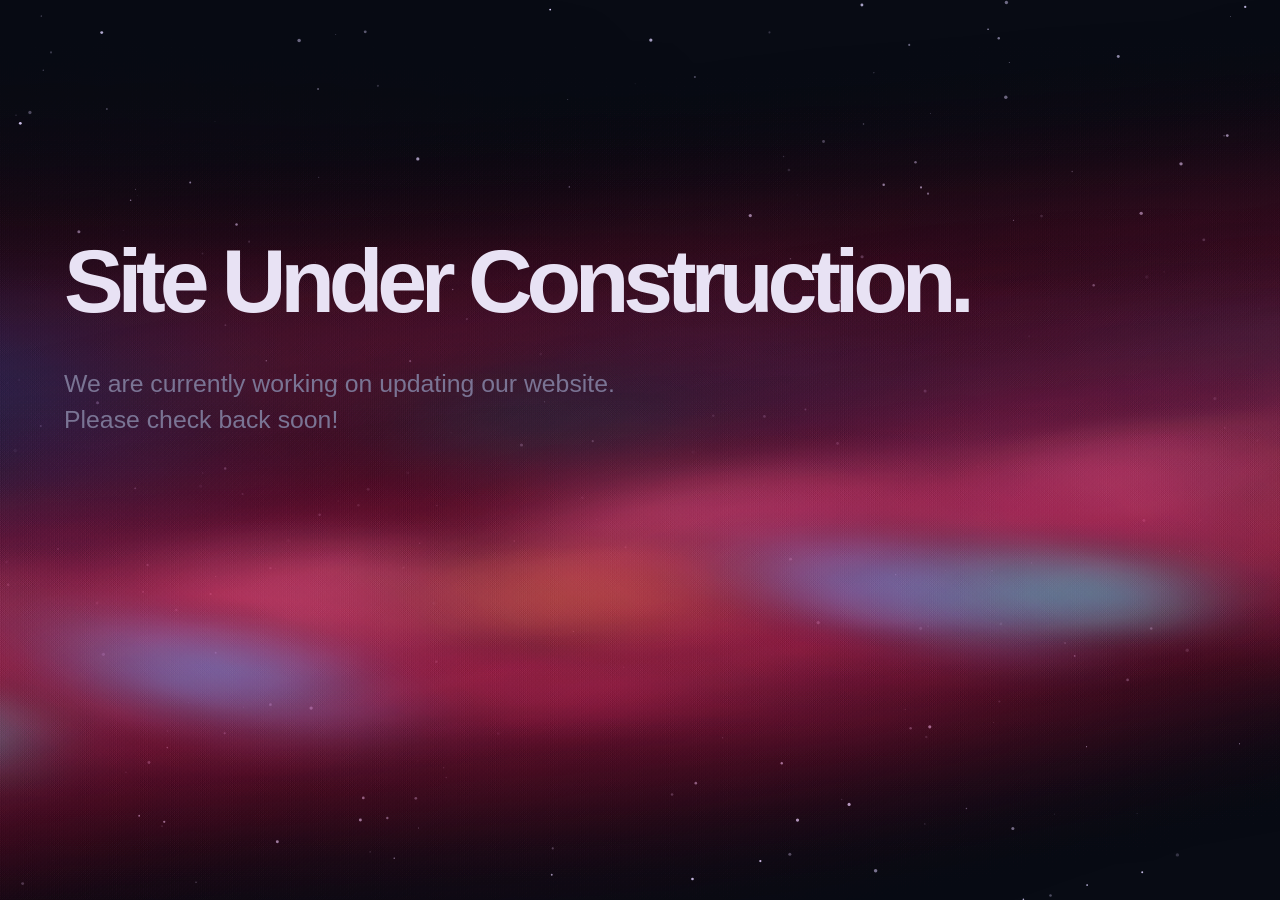
<file: index.html>
<!DOCTYPE html>
<html lang="en">
<head>
  <meta charset="UTF-8" />
  <meta name="viewport" content="width=device-width, initial-scale=1.0" />
  <link rel="icon" type="image/png" href="./assets/AdsOrbit_Logo.png">
  <title>AdsOrbit Marketing Solutions LTD</title>
  <meta name="description" content="We provide digital marketing services for businesses looking to grow their online presence. AdsOrbit offers expert digital marketing solutions to elevate your brand." />
    <meta name="keywords" content="Digital marketing, Content creation, Videography, Photography, Social media management, Paid Promotion, Advertising, Branding, Web Development" />
    <meta name="author" content="AdsOrbit Web Dev Specialist" />
    <meta name="og:title" content="AdsOrbit Marketing Solutions LTD" />
    <meta name="og:description" content="We provide digital marketing services for businesses looking to grow their online presence." />
    <meta name="og:type" content="website" />
    <meta name="og:url" content="https://adsorbitmarketingsolutions.com/" />
    <meta name="og:image" content="https://adsorbitmarketingsolutions.com/assets/AdsOrbit_Logo.png" />
    <meta name="twitter:card" content="summary_large_image" />
    <meta name="twitter:site" content="@AdsOrbit" />
    <meta name="twitter:title" content="AdsOrbit Marketing Solutions LTD" />
    <meta name="twitter:image" content="https://adsorbitmarketingsolutions.com/assets/AdsOrbit_Logo.png" />
  <link rel="stylesheet" href="style.css?v=2" />
</head>

<body>
  <canvas id="starfield"></canvas>
  
    <section class="intro section-pad reveal">
      <h1>Site Under Construction.</h1>
      <p class="lead">We are currently working on updating our website.<br>Please check back soon!</p>
      
    </section>

  <script src="starfield.js"></script>
  <script src="script.js"></script>
</body>
</html>
</file>
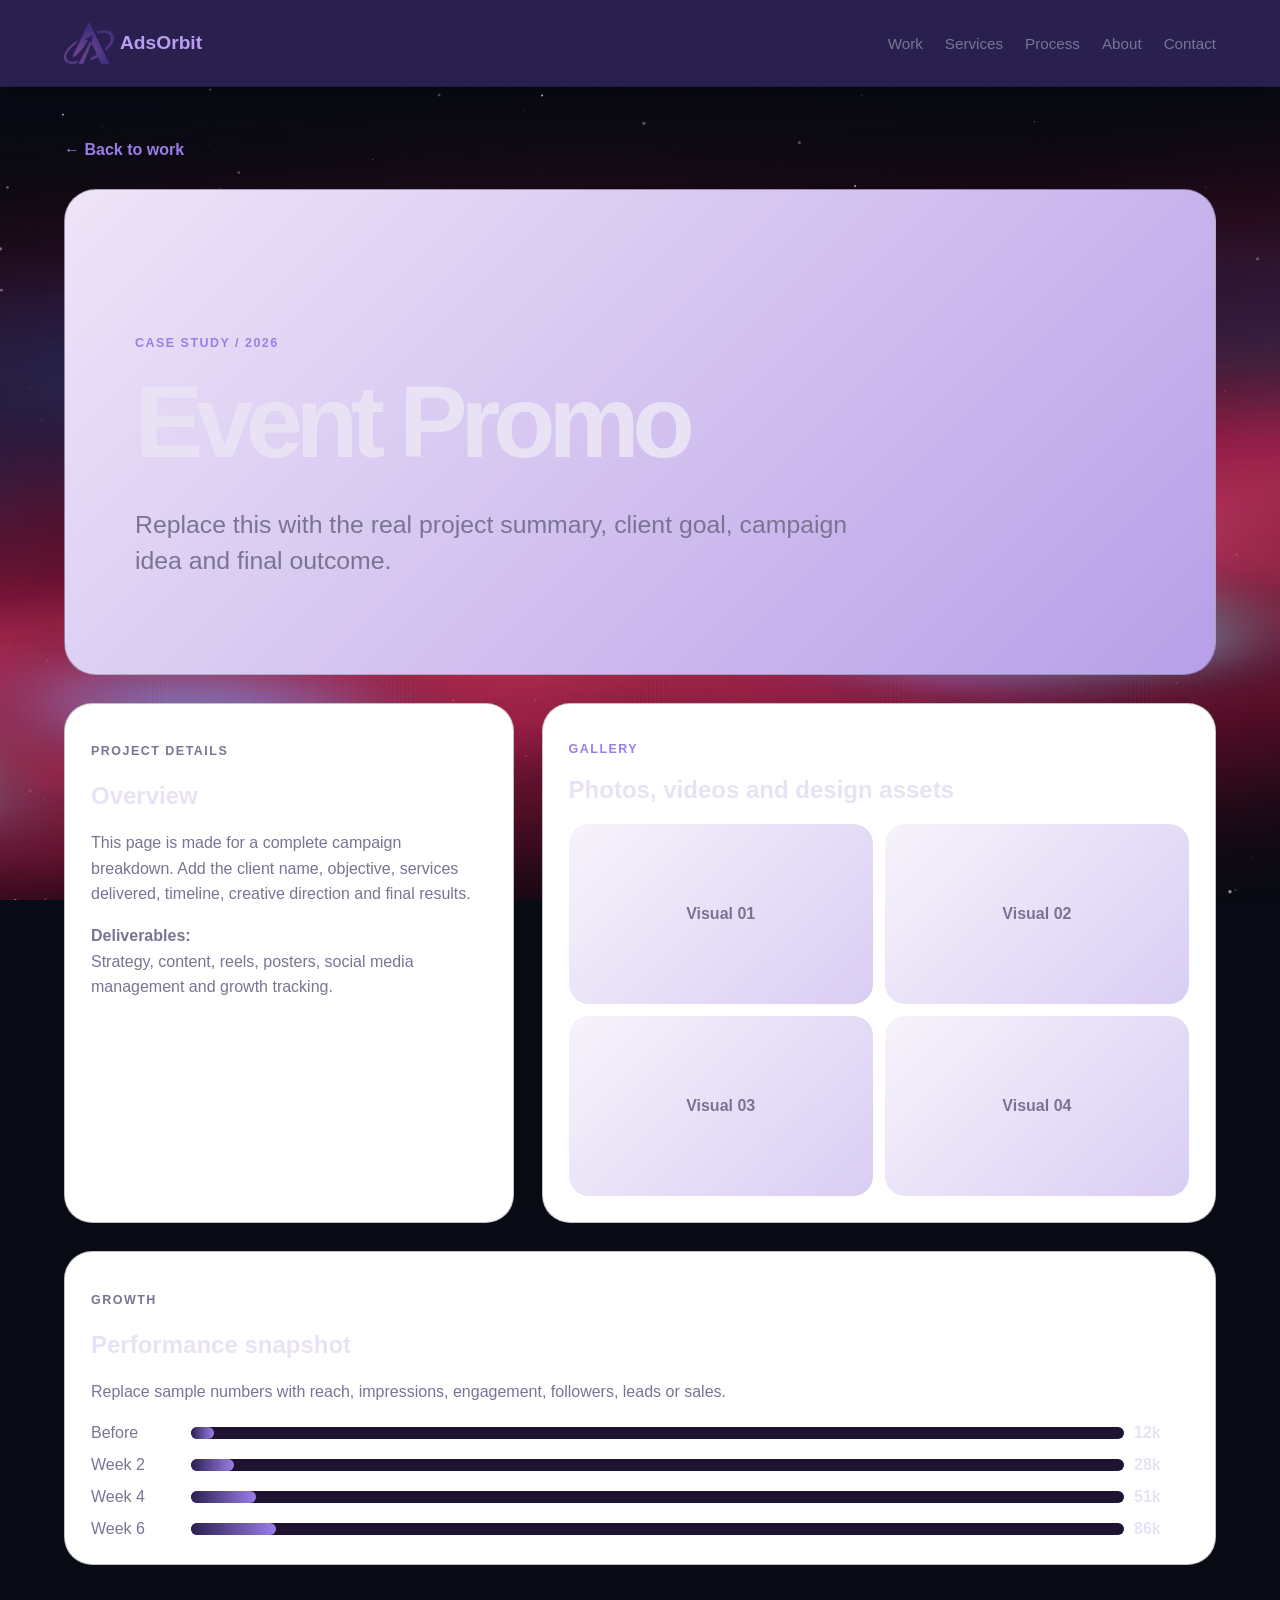
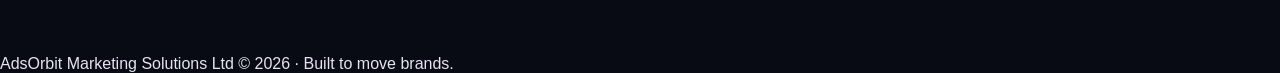
<file: event-promo/index.html>
<!DOCTYPE html>
<html lang="en">
<head>
<meta charset="UTF-8" />
<meta name="viewport" content="width=device-width, initial-scale=1.0" />
<title>Event Promo — AdsOrbit</title>
<link rel="stylesheet" href="../style.css?v=2" />
<style>
.project-page{padding:54px 5vw 90px}.back{display:inline-flex;margin-bottom:30px;color:var(--violet);font-weight:800;text-decoration:none}.case-hero{min-height:54vh;border-radius:32px;background:linear-gradient(135deg,#eee5f8,#b89fe8);padding:clamp(24px,6vw,70px);display:flex;flex-direction:column;justify-content:end;border:1px solid var(--line)}.case-hero h1{font-size:clamp(2.6rem,8vw,7rem);line-height:.9;letter-spacing:-.07em;margin:14px 0}.case-layout{display:grid;grid-template-columns:.8fr 1.2fr;gap:28px;margin-top:28px}.info-card,.gallery-card,.result-card{background:white;border:1px solid var(--line);border-radius:28px;padding:26px}.info-card p,.result-card p{color:var(--muted);line-height:1.6}.gallery-grid{display:grid;grid-template-columns:repeat(2,1fr);gap:12px}.gallery-item{min-height:180px;border-radius:20px;background:linear-gradient(135deg,#f7f3fb,#d9cdf4);display:flex;align-items:center;justify-content:center;color:var(--muted);font-weight:800}.result-card{margin-top:28px}.mini-chart{display:grid;gap:14px;margin-top:20px}.mini-chart div{display:grid;grid-template-columns:90px 1fr 55px;gap:10px;align-items:center}.mini-chart span{color:var(--muted)}.mini-chart i{height:12px;border-radius:99px;background:linear-gradient(90deg,var(--lav),var(--violet));display:block}.bar-bg{background:var(--soft);border-radius:99px;overflow:hidden;height:12px}@media(max-width:820px){.case-layout,.gallery-grid{grid-template-columns:1fr}.case-hero{min-height:48vh}.mini-chart div{grid-template-columns:76px 1fr 45px}}
</style>
</head>
<body>
  <canvas id="starfield"></canvas>
<header class="site-header" style="position: sticky; top: 0; z-index: 50;">
  <a href="./" class="brand"><img src="../assets/AdsOrbit_Logo.png" height="50" alt="AdsOrbit Logo" />AdsOrbit</a>
  <button class="menu-toggle" aria-label="Toggle menu">
    <span></span>
    <span></span>
    <span></span>
  </button>
  <nav class="nav">
    <a href="../#work">Work</a>
    <a href="../#services">Services</a>
    <a href="../#process">Process</a>
    <a href="../#about">About</a>
    <a href="../#contact">Contact</a>
  </nav>
</header>
<main class="project-page">
<a class="back" href="../#work">← Back to work</a>
<section class="case-hero reveal"><p class="eyebrow">Case Study / 2026</p><h1>Event Promo</h1><p class="lead">Replace this with the real project summary, client goal, campaign idea and final outcome.</p></section>
<section class="case-layout">
<div class="info-card reveal"><p class="eyebrow">Project Details</p><h2>Overview</h2><p>This page is made for a complete campaign breakdown. Add the client name, objective, services delivered, timeline, creative direction and final results.</p><p><b>Deliverables:</b><br>Strategy, content, reels, posters, social media management and growth tracking.</p></div>
<div class="gallery-card reveal"><p class="eyebrow">Gallery</p><h2>Photos, videos and design assets</h2><div class="gallery-grid"><div class="gallery-item">Visual 01</div><div class="gallery-item">Visual 02</div><div class="gallery-item">Visual 03</div><div class="gallery-item">Visual 04</div></div></div>
</section>
<section class="result-card reveal"><p class="eyebrow">Growth</p><h2>Performance snapshot</h2><p>Replace sample numbers with reach, impressions, engagement, followers, leads or sales.</p><div class="mini-chart"><div><span>Before</span><div class="bar-bg"><i style="width:25%"></i></div><b>12k</b></div><div><span>Week 2</span><div class="bar-bg"><i style="width:48%"></i></div><b>28k</b></div><div><span>Week 4</span><div class="bar-bg"><i style="width:72%"></i></div><b>51k</b></div><div><span>Week 6</span><div class="bar-bg"><i style="width:94%"></i></div><b>86k</b></div></div></section>
</main>
<footer>AdsOrbit Marketing Solutions Ltd © 2026 · Built to move brands.</footer>
<script src="../starfield.js"></script>
<script src="../script.js"></script>
</body>
</html>
</file>
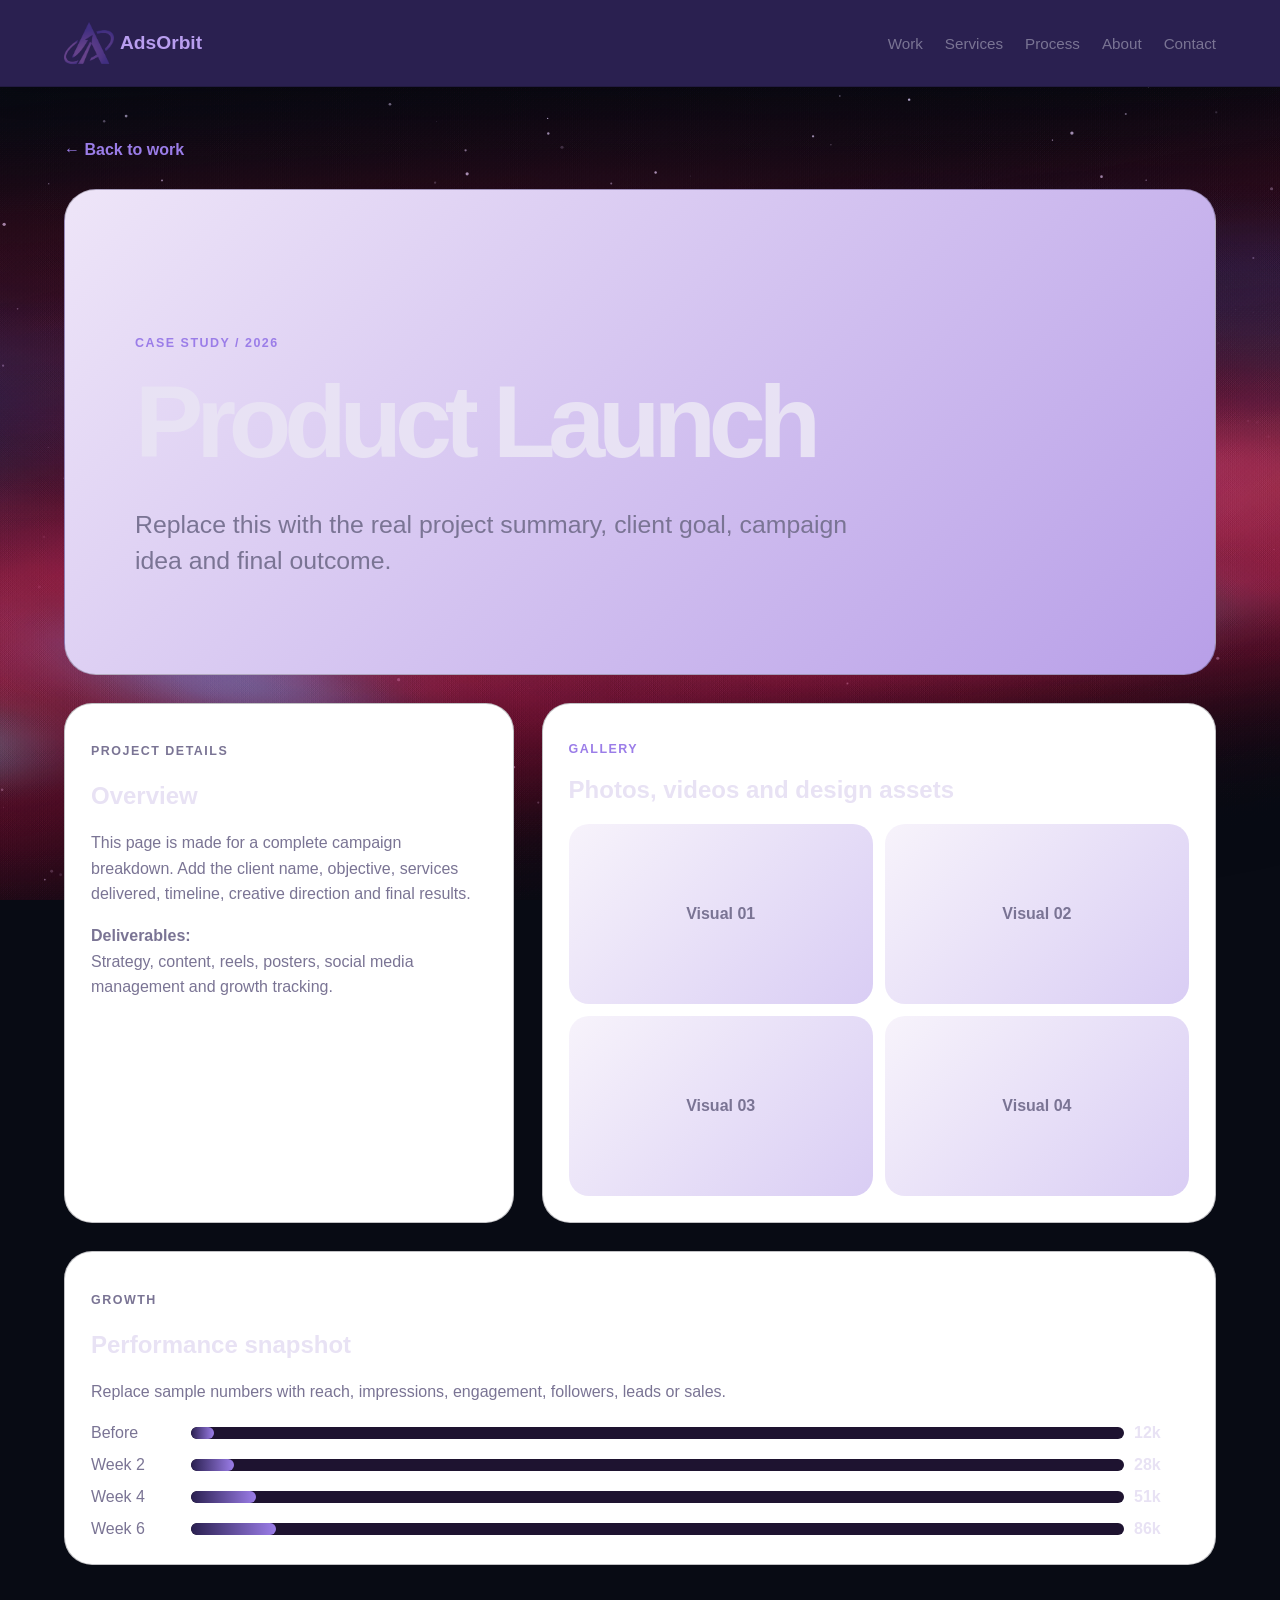
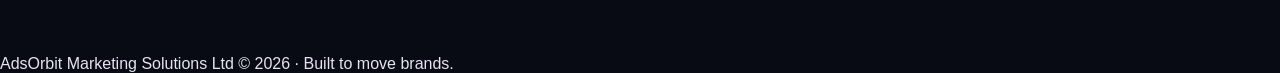
<file: product-launch/index.html>
<!DOCTYPE html>
<html lang="en">
<head>
<meta charset="UTF-8" />
<meta name="viewport" content="width=device-width, initial-scale=1.0" />
<title>Product Launch — AdsOrbit</title>
<link rel="stylesheet" href="../style.css?v=2" />
<style>
.project-page{padding:54px 5vw 90px}.back{display:inline-flex;margin-bottom:30px;color:var(--violet);font-weight:800;text-decoration:none}.case-hero{min-height:54vh;border-radius:32px;background:linear-gradient(135deg,#eee5f8,#b89fe8);padding:clamp(24px,6vw,70px);display:flex;flex-direction:column;justify-content:end;border:1px solid var(--line)}.case-hero h1{font-size:clamp(2.6rem,8vw,7rem);line-height:.9;letter-spacing:-.07em;margin:14px 0}.case-layout{display:grid;grid-template-columns:.8fr 1.2fr;gap:28px;margin-top:28px}.info-card,.gallery-card,.result-card{background:white;border:1px solid var(--line);border-radius:28px;padding:26px}.info-card p,.result-card p{color:var(--muted);line-height:1.6}.gallery-grid{display:grid;grid-template-columns:repeat(2,1fr);gap:12px}.gallery-item{min-height:180px;border-radius:20px;background:linear-gradient(135deg,#f7f3fb,#d9cdf4);display:flex;align-items:center;justify-content:center;color:var(--muted);font-weight:800}.result-card{margin-top:28px}.mini-chart{display:grid;gap:14px;margin-top:20px}.mini-chart div{display:grid;grid-template-columns:90px 1fr 55px;gap:10px;align-items:center}.mini-chart span{color:var(--muted)}.mini-chart i{height:12px;border-radius:99px;background:linear-gradient(90deg,var(--lav),var(--violet));display:block}.bar-bg{background:var(--soft);border-radius:99px;overflow:hidden;height:12px}@media(max-width:820px){.case-layout,.gallery-grid{grid-template-columns:1fr}.case-hero{min-height:48vh}.mini-chart div{grid-template-columns:76px 1fr 45px}}
</style>
</head>
<body>
  <canvas id="starfield"></canvas>
<header class="site-header" style="position: sticky; top: 0; z-index: 50;">
  <a href="./" class="brand"><img src="../assets/AdsOrbit_Logo.png" height="50" alt="AdsOrbit Logo" />AdsOrbit</a>
  <button class="menu-toggle" aria-label="Toggle menu">
    <span></span>
    <span></span>
    <span></span>
  </button>
  <nav class="nav">
    <a href="../#work">Work</a>
    <a href="../#services">Services</a>
    <a href="../#process">Process</a>
    <a href="../#about">About</a>
    <a href="../#contact">Contact</a>
  </nav>
</header>
<main class="project-page">
<a class="back" href="../#work">← Back to work</a>
<section class="case-hero reveal"><p class="eyebrow">Case Study / 2026</p><h1>Product Launch</h1><p class="lead">Replace this with the real project summary, client goal, campaign idea and final outcome.</p></section>
<section class="case-layout">
<div class="info-card reveal"><p class="eyebrow">Project Details</p><h2>Overview</h2><p>This page is made for a complete campaign breakdown. Add the client name, objective, services delivered, timeline, creative direction and final results.</p><p><b>Deliverables:</b><br>Strategy, content, reels, posters, social media management and growth tracking.</p></div>
<div class="gallery-card reveal"><p class="eyebrow">Gallery</p><h2>Photos, videos and design assets</h2><div class="gallery-grid"><div class="gallery-item">Visual 01</div><div class="gallery-item">Visual 02</div><div class="gallery-item">Visual 03</div><div class="gallery-item">Visual 04</div></div></div>
</section>
<section class="result-card reveal"><p class="eyebrow">Growth</p><h2>Performance snapshot</h2><p>Replace sample numbers with reach, impressions, engagement, followers, leads or sales.</p><div class="mini-chart"><div><span>Before</span><div class="bar-bg"><i style="width:25%"></i></div><b>12k</b></div><div><span>Week 2</span><div class="bar-bg"><i style="width:48%"></i></div><b>28k</b></div><div><span>Week 4</span><div class="bar-bg"><i style="width:72%"></i></div><b>51k</b></div><div><span>Week 6</span><div class="bar-bg"><i style="width:94%"></i></div><b>86k</b></div></div></section>
</main>
<footer>AdsOrbit Marketing Solutions Ltd © 2026 · Built to move brands.</footer>
<script src="../starfield.js"></script>
<script src="../script.js"></script>
</body>
</html>
</file>
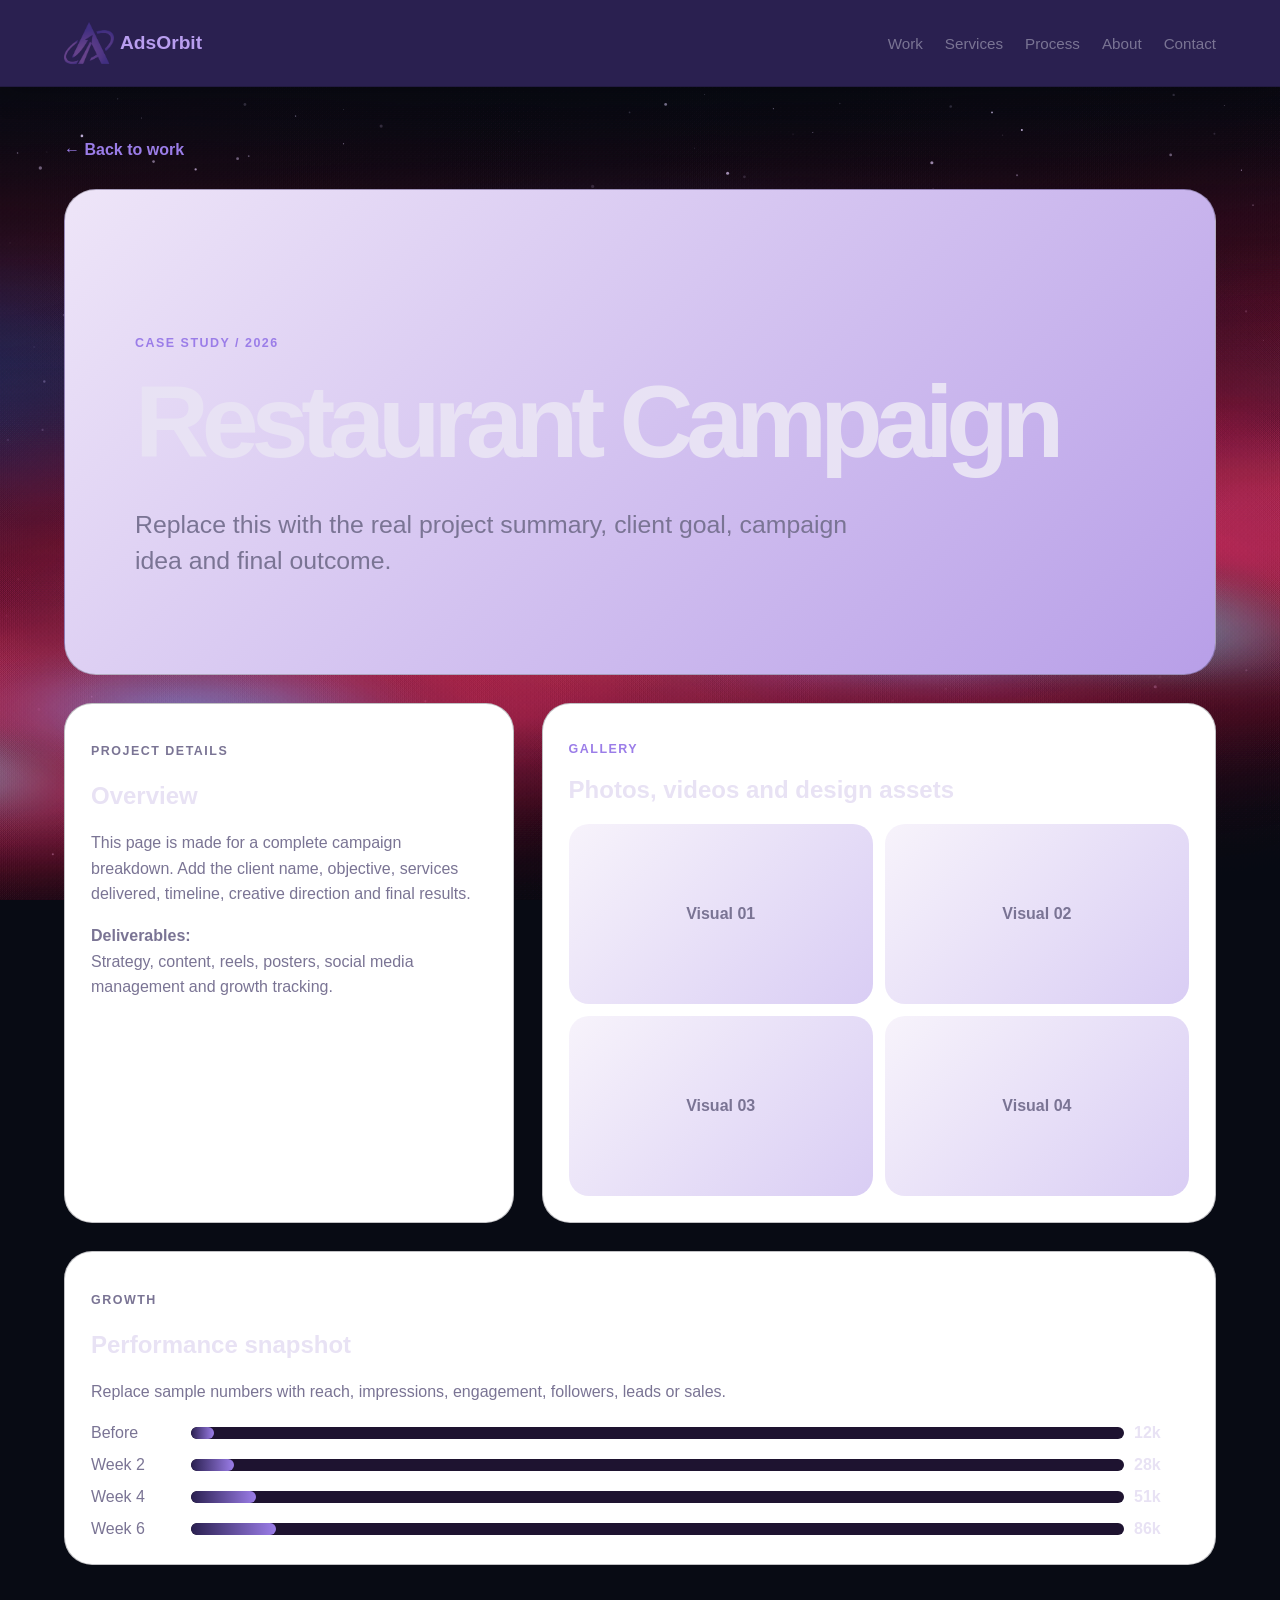
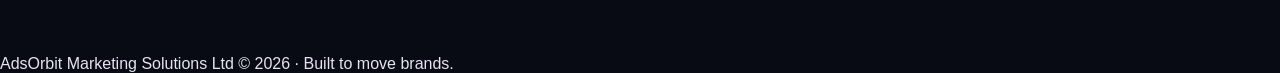
<file: restaurant-campaign/index.html>
<!DOCTYPE html>
<html lang="en">
<head>
<meta charset="UTF-8" />
<meta name="viewport" content="width=device-width, initial-scale=1.0" />
<title>Restaurant Campaign — AdsOrbit</title>
<link rel="stylesheet" href="../style.css?v=2" />
<style>
.project-page{padding:54px 5vw 90px}.back{display:inline-flex;margin-bottom:30px;color:var(--violet);font-weight:800;text-decoration:none}.case-hero{min-height:54vh;border-radius:32px;background:linear-gradient(135deg,#eee5f8,#b89fe8);padding:clamp(24px,6vw,70px);display:flex;flex-direction:column;justify-content:end;border:1px solid var(--line)}.case-hero h1{font-size:clamp(2.6rem,8vw,7rem);line-height:.9;letter-spacing:-.07em;margin:14px 0}.case-layout{display:grid;grid-template-columns:.8fr 1.2fr;gap:28px;margin-top:28px}.info-card,.gallery-card,.result-card{background:white;border:1px solid var(--line);border-radius:28px;padding:26px}.info-card p,.result-card p{color:var(--muted);line-height:1.6}.gallery-grid{display:grid;grid-template-columns:repeat(2,1fr);gap:12px}.gallery-item{min-height:180px;border-radius:20px;background:linear-gradient(135deg,#f7f3fb,#d9cdf4);display:flex;align-items:center;justify-content:center;color:var(--muted);font-weight:800}.result-card{margin-top:28px}.mini-chart{display:grid;gap:14px;margin-top:20px}.mini-chart div{display:grid;grid-template-columns:90px 1fr 55px;gap:10px;align-items:center}.mini-chart span{color:var(--muted)}.mini-chart i{height:12px;border-radius:99px;background:linear-gradient(90deg,var(--lav),var(--violet));display:block}.bar-bg{background:var(--soft);border-radius:99px;overflow:hidden;height:12px}@media(max-width:820px){.case-layout,.gallery-grid{grid-template-columns:1fr}.case-hero{min-height:48vh}.mini-chart div{grid-template-columns:76px 1fr 45px}}
</style>
</head>
<body>
  <canvas id="starfield"></canvas>
<header class="site-header" style="position: sticky; top: 0; z-index: 50;">
  <a href="./" class="brand"><img src="../assets/AdsOrbit_Logo.png" height="50" alt="AdsOrbit Logo" />AdsOrbit</a>
  <button class="menu-toggle" aria-label="Toggle menu">
    <span></span>
    <span></span>
    <span></span>
  </button>
  <nav class="nav">
    <a href="../#work">Work</a>
    <a href="../#services">Services</a>
    <a href="../#process">Process</a>
    <a href="../#about">About</a>
    <a href="../#contact">Contact</a>
  </nav>
</header>
<main class="project-page">
<a class="back" href="../#work">← Back to work</a>
<section class="case-hero reveal"><p class="eyebrow">Case Study / 2026</p><h1>Restaurant Campaign</h1><p class="lead">Replace this with the real project summary, client goal, campaign idea and final outcome.</p></section>
<section class="case-layout">
<div class="info-card reveal"><p class="eyebrow">Project Details</p><h2>Overview</h2><p>This page is made for a complete campaign breakdown. Add the client name, objective, services delivered, timeline, creative direction and final results.</p><p><b>Deliverables:</b><br>Strategy, content, reels, posters, social media management and growth tracking.</p></div>
<div class="gallery-card reveal"><p class="eyebrow">Gallery</p><h2>Photos, videos and design assets</h2><div class="gallery-grid"><div class="gallery-item">Visual 01</div><div class="gallery-item">Visual 02</div><div class="gallery-item">Visual 03</div><div class="gallery-item">Visual 04</div></div></div>
</section>
<section class="result-card reveal"><p class="eyebrow">Growth</p><h2>Performance snapshot</h2><p>Replace sample numbers with reach, impressions, engagement, followers, leads or sales.</p><div class="mini-chart"><div><span>Before</span><div class="bar-bg"><i style="width:25%"></i></div><b>12k</b></div><div><span>Week 2</span><div class="bar-bg"><i style="width:48%"></i></div><b>28k</b></div><div><span>Week 4</span><div class="bar-bg"><i style="width:72%"></i></div><b>51k</b></div><div><span>Week 6</span><div class="bar-bg"><i style="width:94%"></i></div><b>86k</b></div></div></section>
</main>
<footer>AdsOrbit Marketing Solutions Ltd © 2026 · Built to move brands.</footer>
<script src="../starfield.js"></script>
<script src="../script.js"></script>
</body>
</html>
</file>
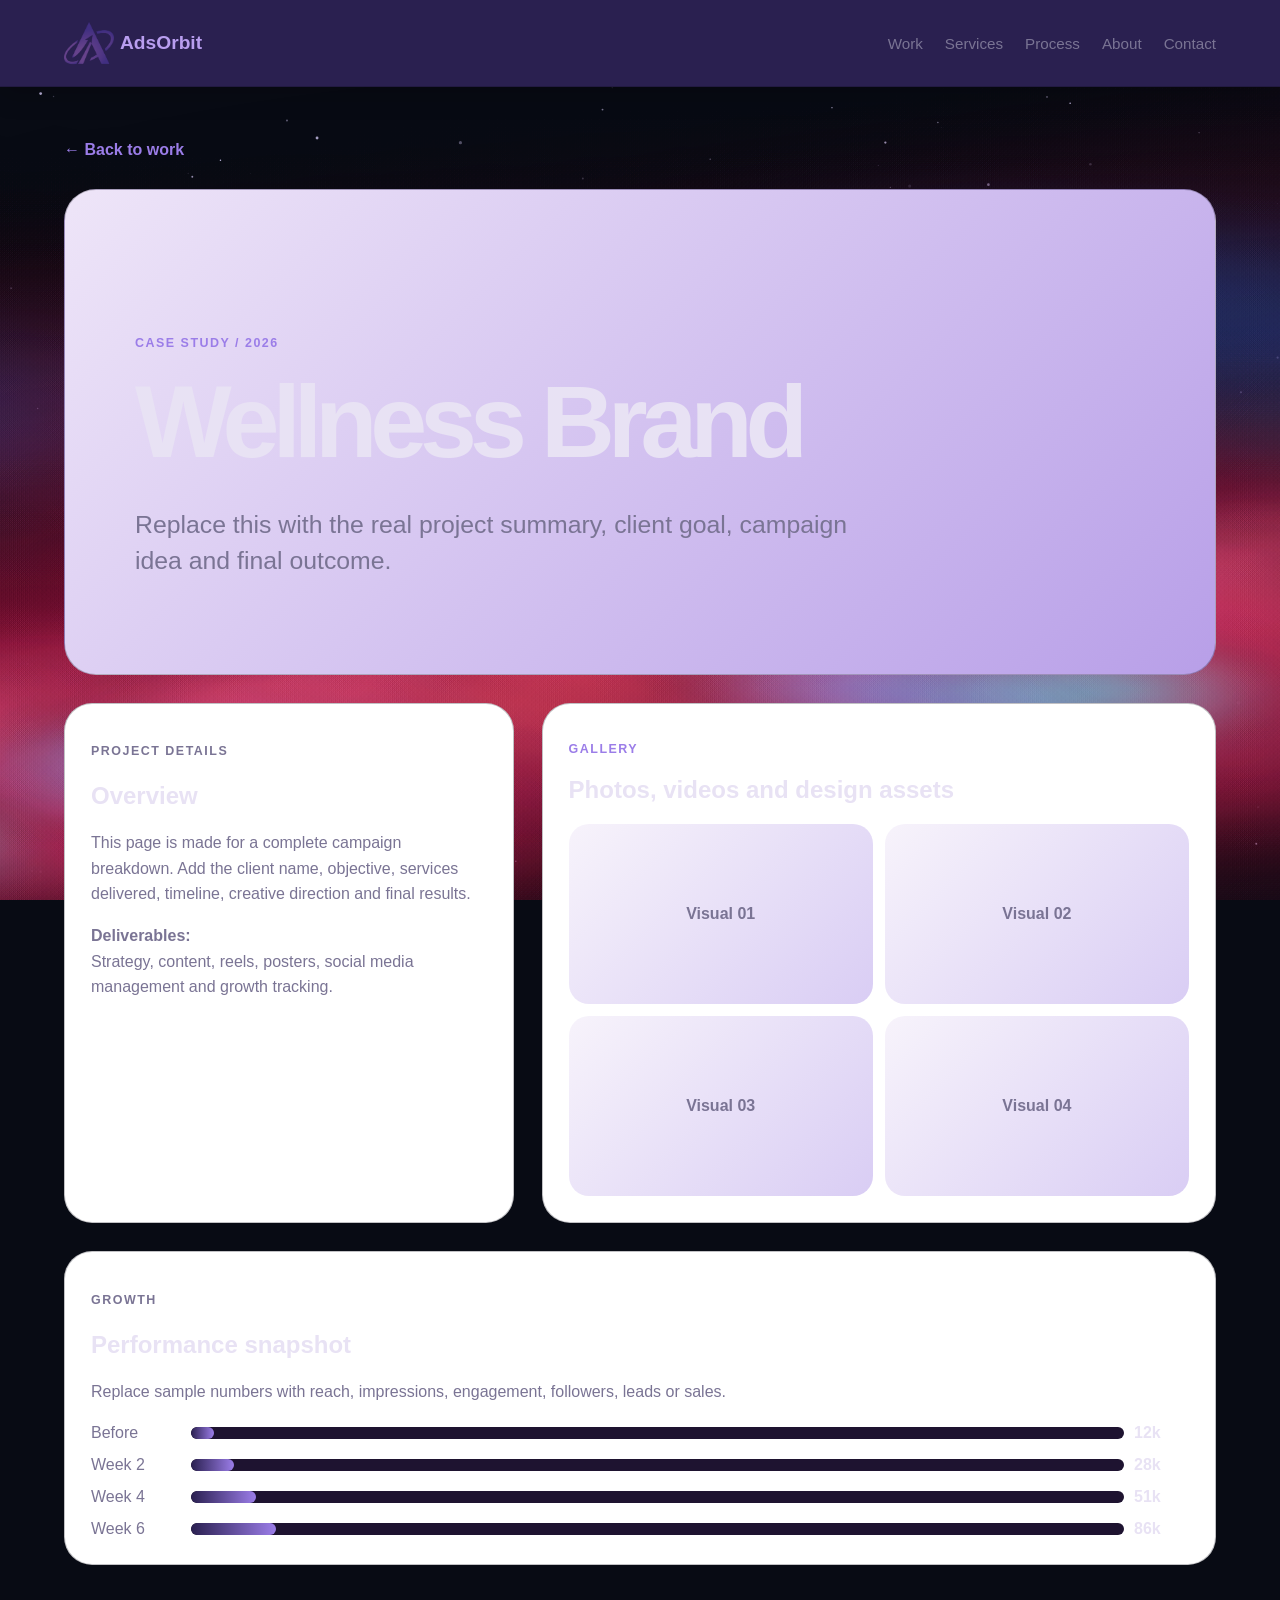
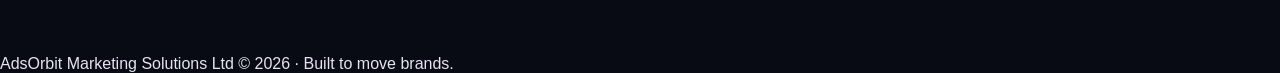
<file: wellness-brand/index.html>
<!DOCTYPE html>
<html lang="en">
<head>
<meta charset="UTF-8" />
<meta name="viewport" content="width=device-width, initial-scale=1.0" />
<title>Wellness Brand — AdsOrbit</title>
<link rel="stylesheet" href="../style.css?v=2" />
<style>
.project-page{padding:54px 5vw 90px}.back{display:inline-flex;margin-bottom:30px;color:var(--violet);font-weight:800;text-decoration:none}.case-hero{min-height:54vh;border-radius:32px;background:linear-gradient(135deg,#eee5f8,#b89fe8);padding:clamp(24px,6vw,70px);display:flex;flex-direction:column;justify-content:end;border:1px solid var(--line)}.case-hero h1{font-size:clamp(2.6rem,8vw,7rem);line-height:.9;letter-spacing:-.07em;margin:14px 0}.case-layout{display:grid;grid-template-columns:.8fr 1.2fr;gap:28px;margin-top:28px}.info-card,.gallery-card,.result-card{background:white;border:1px solid var(--line);border-radius:28px;padding:26px}.info-card p,.result-card p{color:var(--muted);line-height:1.6}.gallery-grid{display:grid;grid-template-columns:repeat(2,1fr);gap:12px}.gallery-item{min-height:180px;border-radius:20px;background:linear-gradient(135deg,#f7f3fb,#d9cdf4);display:flex;align-items:center;justify-content:center;color:var(--muted);font-weight:800}.result-card{margin-top:28px}.mini-chart{display:grid;gap:14px;margin-top:20px}.mini-chart div{display:grid;grid-template-columns:90px 1fr 55px;gap:10px;align-items:center}.mini-chart span{color:var(--muted)}.mini-chart i{height:12px;border-radius:99px;background:linear-gradient(90deg,var(--lav),var(--violet));display:block}.bar-bg{background:var(--soft);border-radius:99px;overflow:hidden;height:12px}@media(max-width:820px){.case-layout,.gallery-grid{grid-template-columns:1fr}.case-hero{min-height:48vh}.mini-chart div{grid-template-columns:76px 1fr 45px}}
</style>
</head>
<body>
  <canvas id="starfield"></canvas>
<header class="site-header" style="position: sticky; top: 0; z-index: 50;">
  <a href="./" class="brand"><img src="../assets/AdsOrbit_Logo.png" height="50" alt="AdsOrbit Logo" />AdsOrbit</a>
  <button class="menu-toggle" aria-label="Toggle menu">
    <span></span>
    <span></span>
    <span></span>
  </button>
  <nav class="nav">
    <a href="../#work">Work</a>
    <a href="../#services">Services</a>
    <a href="../#process">Process</a>
    <a href="../#about">About</a>
    <a href="../#contact">Contact</a>
  </nav>
</header>
<main class="project-page">
<a class="back" href="../#work">← Back to work</a>
<section class="case-hero reveal"><p class="eyebrow">Case Study / 2026</p><h1>Wellness Brand</h1><p class="lead">Replace this with the real project summary, client goal, campaign idea and final outcome.</p></section>
<section class="case-layout">
<div class="info-card reveal"><p class="eyebrow">Project Details</p><h2>Overview</h2><p>This page is made for a complete campaign breakdown. Add the client name, objective, services delivered, timeline, creative direction and final results.</p><p><b>Deliverables:</b><br>Strategy, content, reels, posters, social media management and growth tracking.</p></div>
<div class="gallery-card reveal"><p class="eyebrow">Gallery</p><h2>Photos, videos and design assets</h2><div class="gallery-grid"><div class="gallery-item">Visual 01</div><div class="gallery-item">Visual 02</div><div class="gallery-item">Visual 03</div><div class="gallery-item">Visual 04</div></div></div>
</section>
<section class="result-card reveal"><p class="eyebrow">Growth</p><h2>Performance snapshot</h2><p>Replace sample numbers with reach, impressions, engagement, followers, leads or sales.</p><div class="mini-chart"><div><span>Before</span><div class="bar-bg"><i style="width:25%"></i></div><b>12k</b></div><div><span>Week 2</span><div class="bar-bg"><i style="width:48%"></i></div><b>28k</b></div><div><span>Week 4</span><div class="bar-bg"><i style="width:72%"></i></div><b>51k</b></div><div><span>Week 6</span><div class="bar-bg"><i style="width:94%"></i></div><b>86k</b></div></div></section>
</main>
<footer>AdsOrbit Marketing Solutions Ltd © 2026 · Built to move brands.</footer>
  <script src="../starfield.js"></script>
  <script src="../script.js"></script>
</body>
</html>
</file>
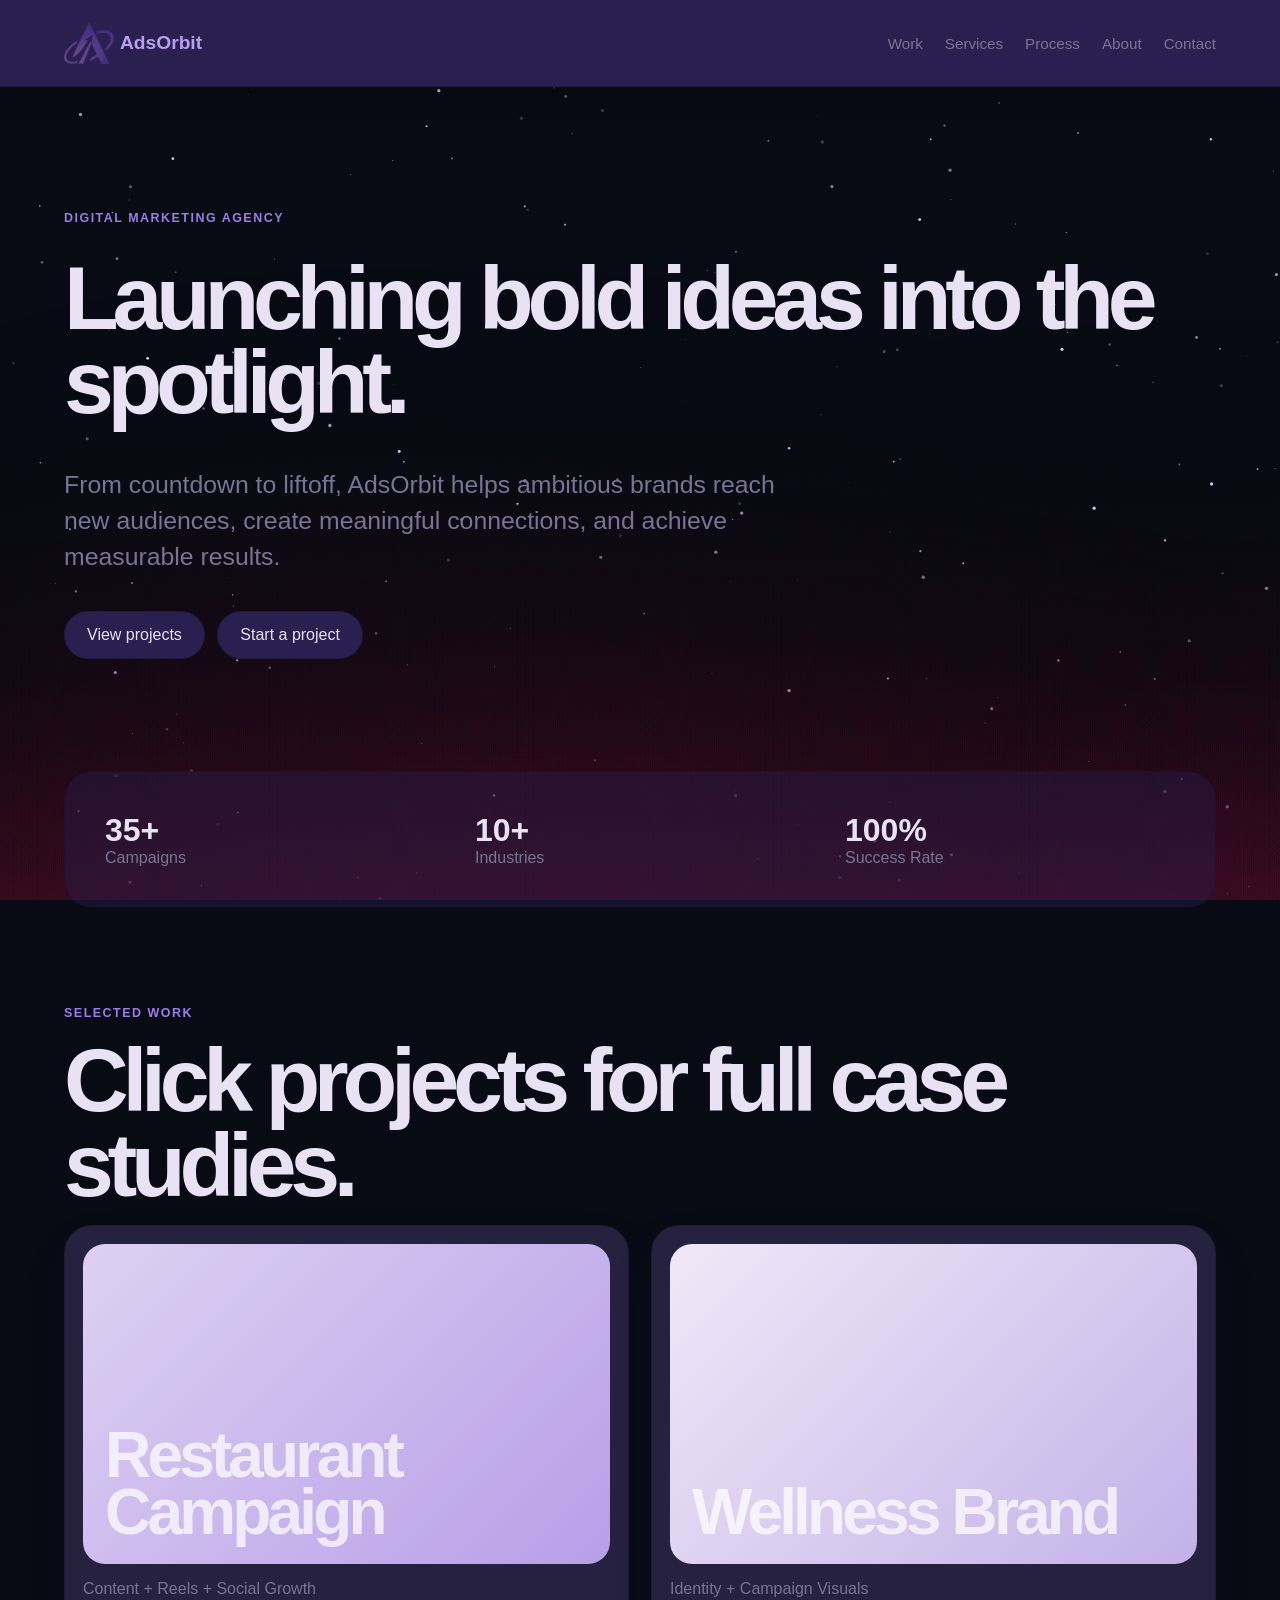
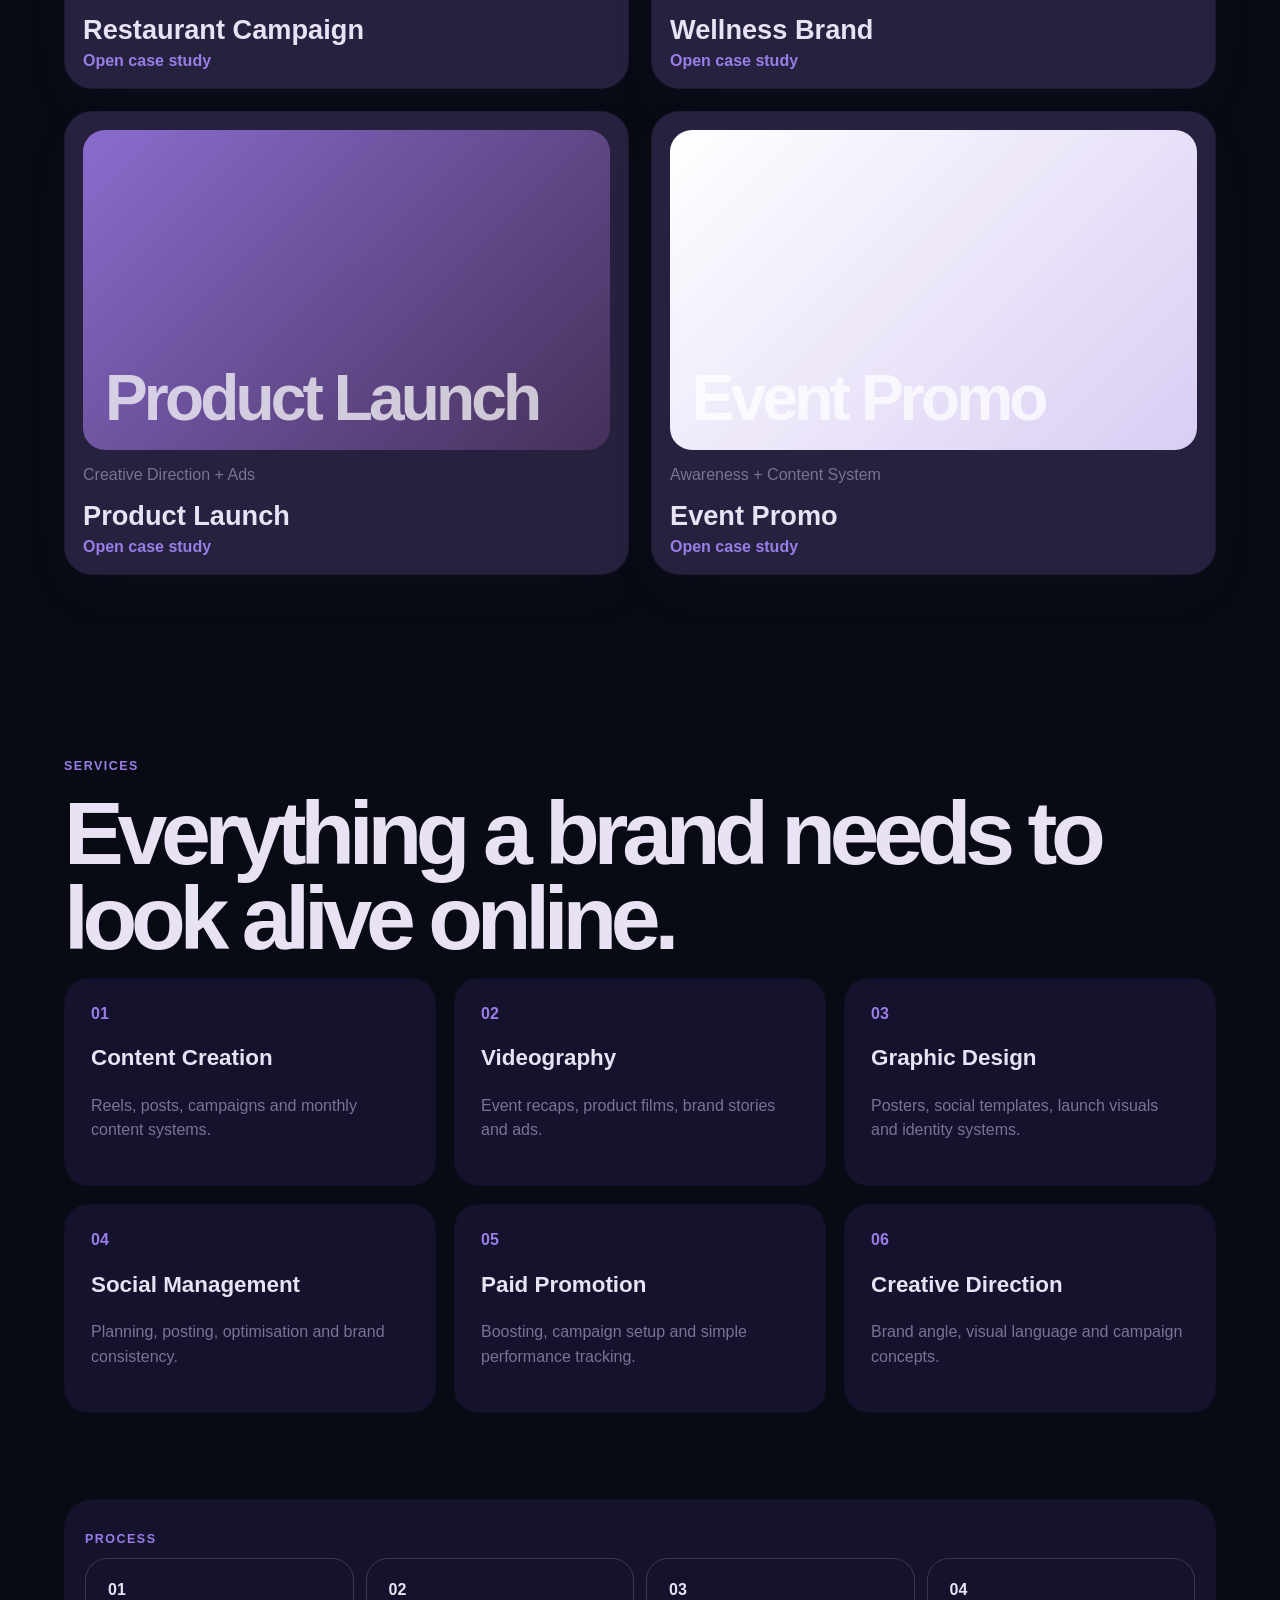
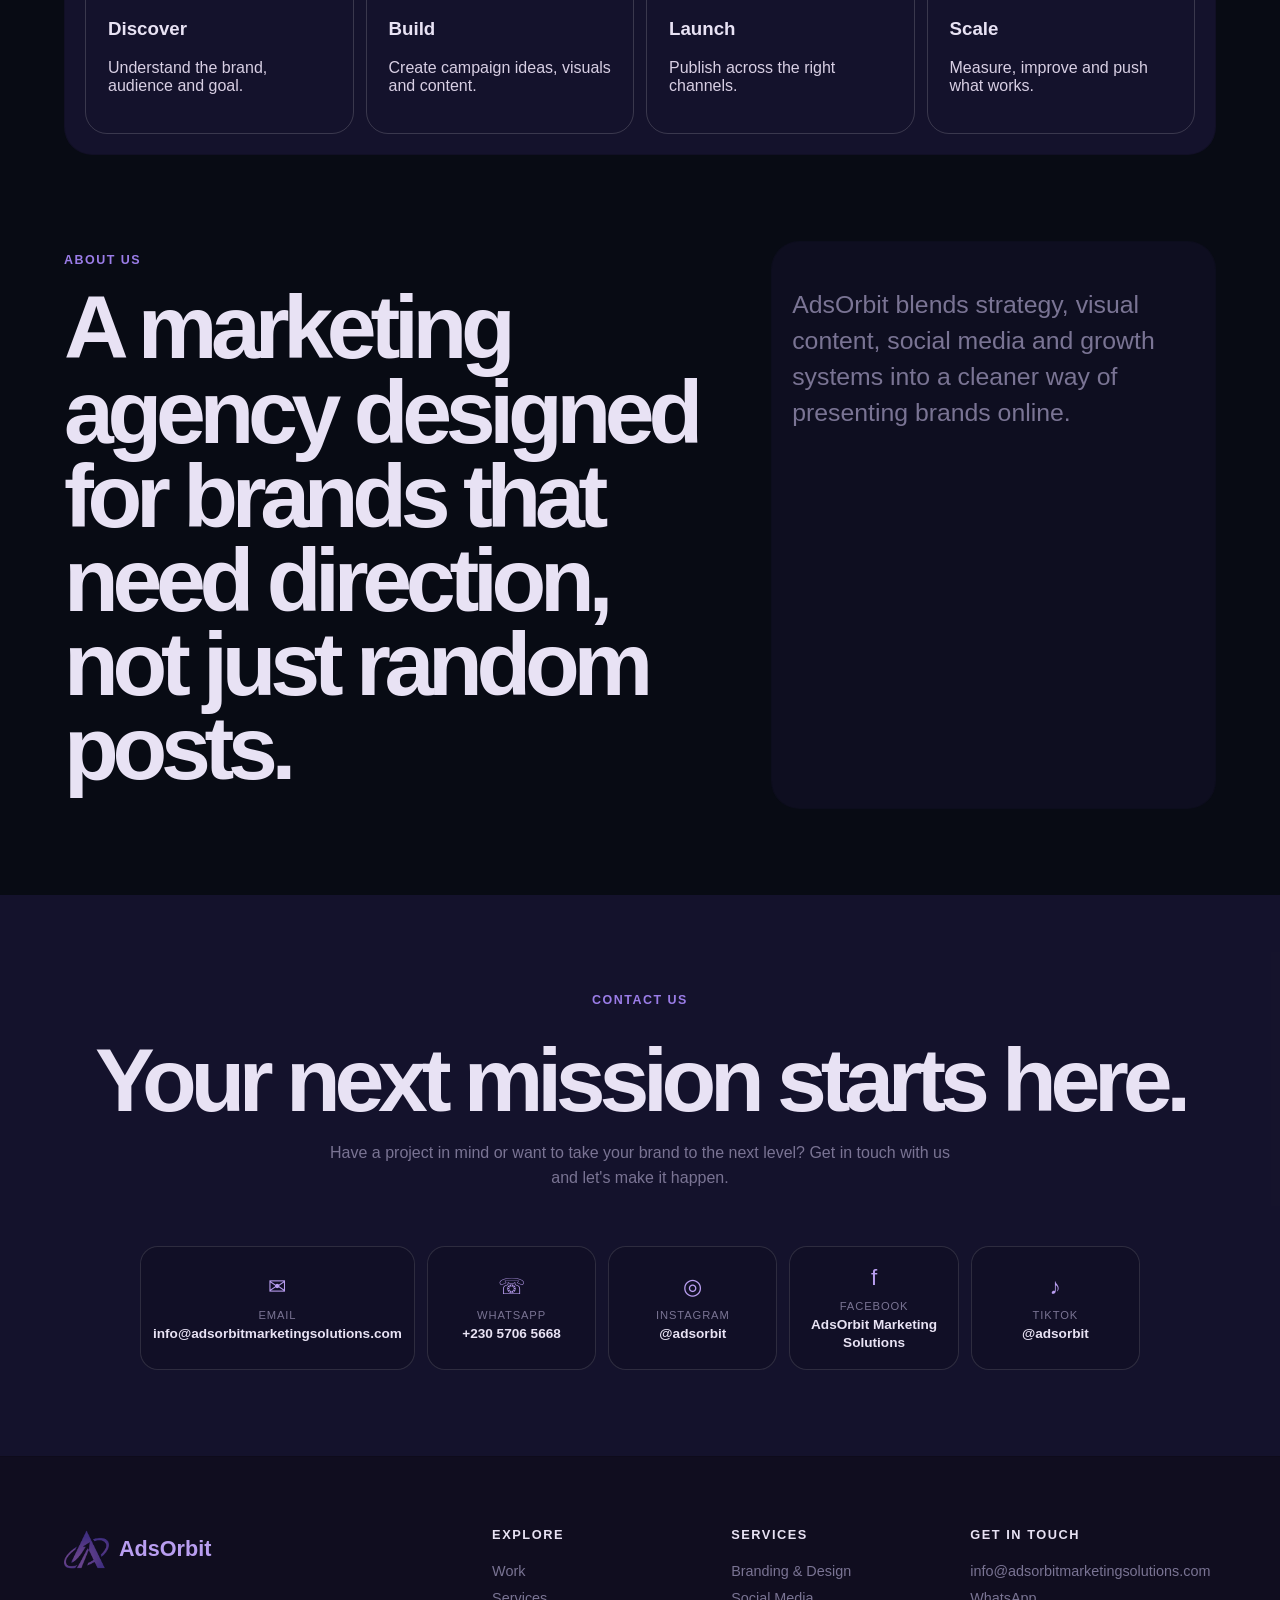
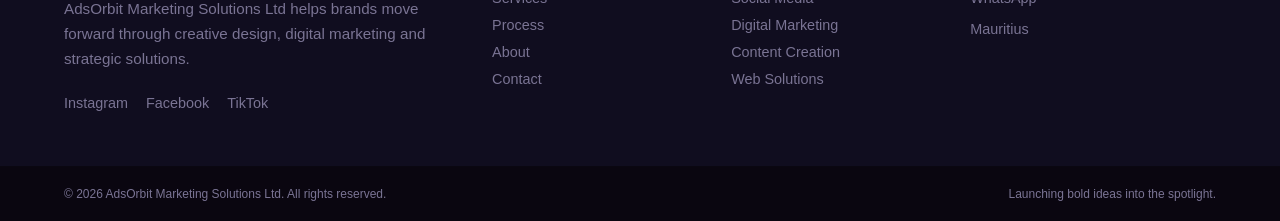
<file: index1.html>
<!DOCTYPE html>
<html lang="en">
<head>
  <meta charset="UTF-8" />
  <meta name="viewport" content="width=device-width, initial-scale=1.0" />
  <link rel="icon" type="image/png" href="./assets/AdsOrbit_Logo.png">
  <title>AdsOrbit Marketing Solutions LTD</title>
  <meta name="description" content="We provide digital marketing services for businesses looking to grow their online presence. AdsOrbit offers expert digital marketing solutions to elevate your brand." />
    <meta name="keywords" content="Digital marketing, Content creation, Videography, Photography, Social media management, Paid Promotion, Advertising, Branding, Web Development" />
    <meta name="author" content="AdsOrbit Web Dev Specialist" />
    <meta name="og:title" content="AdsOrbit Marketing Solutions LTD" />
    <meta name="og:description" content="We provide digital marketing services for businesses looking to grow their online presence." />
    <meta name="og:type" content="website" />
    <meta name="og:url" content="https://adsorbitmarketingsolutions.com/" />
    <meta name="og:image" content="https://adsorbitmarketingsolutions.com/assets/AdsOrbit_Logo.png" />
    <meta name="twitter:card" content="summary_large_image" />
    <meta name="twitter:site" content="@AdsOrbit" />
    <meta name="twitter:title" content="AdsOrbit Marketing Solutions LTD" />
    <meta name="twitter:image" content="https://adsorbitmarketingsolutions.com/assets/AdsOrbit_Logo.png" />
  <link rel="stylesheet" href="style.css?v=2" />
</head>

<body>
  <canvas id="starfield"></canvas>

  <header class="site-header" style="position: sticky; top: 0; z-index: 50;">
    <a href="./" class="brand"><img src="./assets/AdsOrbit_Logo.png" height="50" alt="AdsOrbit Logo" />AdsOrbit</a>

    <button class="menu-toggle" aria-label="Toggle menu">
        <span></span>
        <span></span>
        <span></span>
    </button>

    <nav class="nav">
        <a href="#work">Work</a>
        <a href="#services">Services</a>
        <a href="#process">Process</a>
        <a href="#about">About</a>
        <a href="#contact">Contact</a>
    </nav>
  </header>

  <main>
    <section class="intro section-pad reveal">
      <p class="eyebrow">Digital Marketing Agency</p>
      <h1>Launching bold ideas into the spotlight.</h1>
      <p class="lead">From countdown to liftoff, AdsOrbit helps ambitious brands reach new audiences, create meaningful connections, and achieve measurable results.</p>
      <div class="intro-actions">
        <a href="#work" class="btn">View projects</a>
        <a href="#contact" class="btn">Start a project</a>
      </div>
    </section>

    <section class="stats-strip reveal">
      <div><strong>35+</strong><span>Campaigns</span></div>
      <div><strong>10+</strong><span>Industries</span></div>
      <div><strong>100%</strong><span>Success Rate</span></div>
    </section>

    <section id="work" class="section-pad">
      <div class="section-head reveal">
        <p class="eyebrow">Selected Work</p>
        <h2>Click projects for full case studies.</h2>
      </div>
      <div class="project-grid">
        <a class="project-card reveal" href="./restaurant-campaign/">
          <div class="project-visual"><span>Restaurant Campaign</span></div>
          <p>Content + Reels + Social Growth</p><h3>Restaurant Campaign</h3><span class="card-link">Open case study</span>
        </a>
        <a class="project-card reveal" href="./wellness-brand/">
          <div class="project-visual alt"><span>Wellness Brand</span></div>
          <p>Identity + Campaign Visuals</p><h3>Wellness Brand</h3><span class="card-link">Open case study</span>
        </a>
        <a class="project-card reveal" href="./product-launch/">
          <div class="project-visual deep"><span>Product Launch</span></div>
          <p>Creative Direction + Ads</p><h3>Product Launch</h3><span class="card-link">Open case study</span>
        </a>
        <a class="project-card reveal" href="./event-promo/">
          <div class="project-visual pale"><span>Event Promo</span></div>
          <p>Awareness + Content System</p><h3>Event Promo</h3><span class="card-link">Open case study</span>
        </a>
      </div>
    </section>

    <section id="services" class="section-pad">
      <div class="section-head reveal"><p class="eyebrow">Services</p><h2>Everything a brand needs to look alive online.</h2></div>
      <div class="services-grid">
        <div class="service-card reveal"><span>01</span><h3>Content Creation</h3><p>Reels, posts, campaigns and monthly content systems.</p></div>
        <div class="service-card reveal"><span>02</span><h3>Videography</h3><p>Event recaps, product films, brand stories and ads.</p></div>
        <div class="service-card reveal"><span>03</span><h3>Graphic Design</h3><p>Posters, social templates, launch visuals and identity systems.</p></div>
        <div class="service-card reveal"><span>04</span><h3>Social Management</h3><p>Planning, posting, optimisation and brand consistency.</p></div>
        <div class="service-card reveal"><span>05</span><h3>Paid Promotion</h3><p>Boosting, campaign setup and simple performance tracking.</p></div>
        <div class="service-card reveal"><span>06</span><h3>Creative Direction</h3><p>Brand angle, visual language and campaign concepts.</p></div>
      </div>
    </section>

    <section id="process" class="section-pad process reveal">
      <p class="eyebrow">Process</p>
      <div class="process-line"><div><b>01</b><h3>Discover</h3><p>Understand the brand, audience and goal.</p></div><div><b>02</b><h3>Build</h3><p>Create campaign ideas, visuals and content.</p></div><div><b>03</b><h3>Launch</h3><p>Publish across the right channels.</p></div><div><b>04</b><h3>Scale</h3><p>Measure, improve and push what works.</p></div></div>
    </section>

    <section id="about" class="section-pad split reveal">
      <div>
        <p class="eyebrow">About Us</p>
        <h2>A marketing agency designed for brands that need direction, not just random posts.</h2>
      </div>
      <div class="about-visual">
        <p class="lead small">AdsOrbit blends strategy, visual content, social media and growth systems into a cleaner way of presenting brands online.</p>
      </div>
    </section>

    <section id="contact" class="section-pad contact reveal">
        <p class="eyebrow">Contact Us</p>
        <h2>Your next mission starts here.</h2>
        <p class="contact-intro">
            Have a project in mind or want to take your brand to the next level?
            Get in touch with us and let's make it happen.
        </p>

        <div class="contact-links">

            <!-- Email -->
            <a href="mailto:info@adsorbitmarketingsolutions.com" class="contact-item">
                <span class="contact-icon">✉</span>
                <span>
                    <small>Email</small>
                    <strong>info@adsorbitmarketingsolutions.com</strong>
                </span>
            </a>

            <!-- WhatsApp -->
            <a href="https://wa.me/23057065668?text=Hello,%20I%20would%20like%20to%20inquire%20about%20your%20services." target="_blank" rel="noopener" class="contact-item">
                <span class="contact-icon">☏</span>
                <span>
                    <small>WhatsApp</small>
                    <strong>+230 5706 5668</strong>
                </span>
            </a>

            <!-- Instagram -->
            <a href="YOUR_INSTAGRAM_LINK" target="_blank" rel="noopener" class="contact-item">
                <span class="contact-icon">◎</span>
                <span>
                    <small>Instagram</small>
                    <strong>@adsorbit</strong>
                </span>
            </a>

            <!-- Facebook -->
            <a href="YOUR_FACEBOOK_LINK" target="_blank" rel="noopener" class="contact-item">
                <span class="contact-icon">f</span>
                <span>
                    <small>Facebook</small>
                    <strong>AdsOrbit Marketing Solutions</strong>
                </span>
            </a>

            <!-- TikTok -->
            <a href="YOUR_TIKTOK_LINK" target="_blank" rel="noopener" class="contact-item">
                <span class="contact-icon">♪</span>
                <span>
                    <small>TikTok</small>
                    <strong>@adsorbit</strong>
                </span>
            </a>
        </div>
    </section>

  </main>
  <footer class="site-footer">
      <section class="footer-main">
          <!-- Brand -->
          <div class="footer-brand">
              <a href="./" class="footer-logo">
                  <img src="./assets/AdsOrbit_Logo.png" alt="AdsOrbit Logo">
                  <span>AdsOrbit</span>
              </a>

              <p>AdsOrbit Marketing Solutions Ltd helps brands move forward through creative design, digital marketing and strategic solutions.</p>

              <div class="footer-socials">
                  <a href="YOUR_INSTAGRAM_LINK" target="_blank" rel="noopener"
                    aria-label="Instagram">Instagram</a>

                  <a href="YOUR_FACEBOOK_LINK" target="_blank" rel="noopener"
                    aria-label="Facebook">Facebook</a>

                  <a href="YOUR_TIKTOK_LINK" target="_blank" rel="noopener"
                    aria-label="TikTok">TikTok</a>
              </div>
          </div>


          <!-- Navigation -->
          <div class="footer-column">
              <h3>Explore</h3>

              <a href="#work">Work</a>
              <a href="#services">Services</a>
              <a href="#process">Process</a>
              <a href="#about">About</a>
              <a href="#contact">Contact</a>
          </div>


          <!-- Services -->
          <div class="footer-column">
              <h3>Services</h3>

              <a href="#services">Branding & Design</a>
              <a href="#services">Social Media</a>
              <a href="#services">Digital Marketing</a>
              <a href="#services">Content Creation</a>
              <a href="#services">Web Solutions</a>
          </div>


          <!-- Contact -->
          <div class="footer-column footer-contact">
              <h3>Get in touch</h3>

              <a href="mailto:info@adsorbitmarketingsolutions.com">
                  info@adsorbitmarketingsolutions.com
              </a>

              <a href="https://wa.me/23057065668?text=Hello,%20I%20would%20like%20to%20inquire%20about%20your%20services."
                target="_blank"
                rel="noopener">
                  WhatsApp
              </a>

              <p>
                  Mauritius
              </p>
          </div>

        </section>


      <!-- Bottom disclaimer / copyright bar -->
      <section class="footer-bottom">
          <div class="footer-bottom-inner">
              <span>
                  © 2026 AdsOrbit Marketing Solutions Ltd. All rights reserved.
              </span>

              <span>
                  Launching bold ideas into the spotlight.
              </span>
          </div>
      </section>
  </footer>

  <script src="starfield.js"></script>
  <script src="script.js"></script>
</body>
</html>
</file>
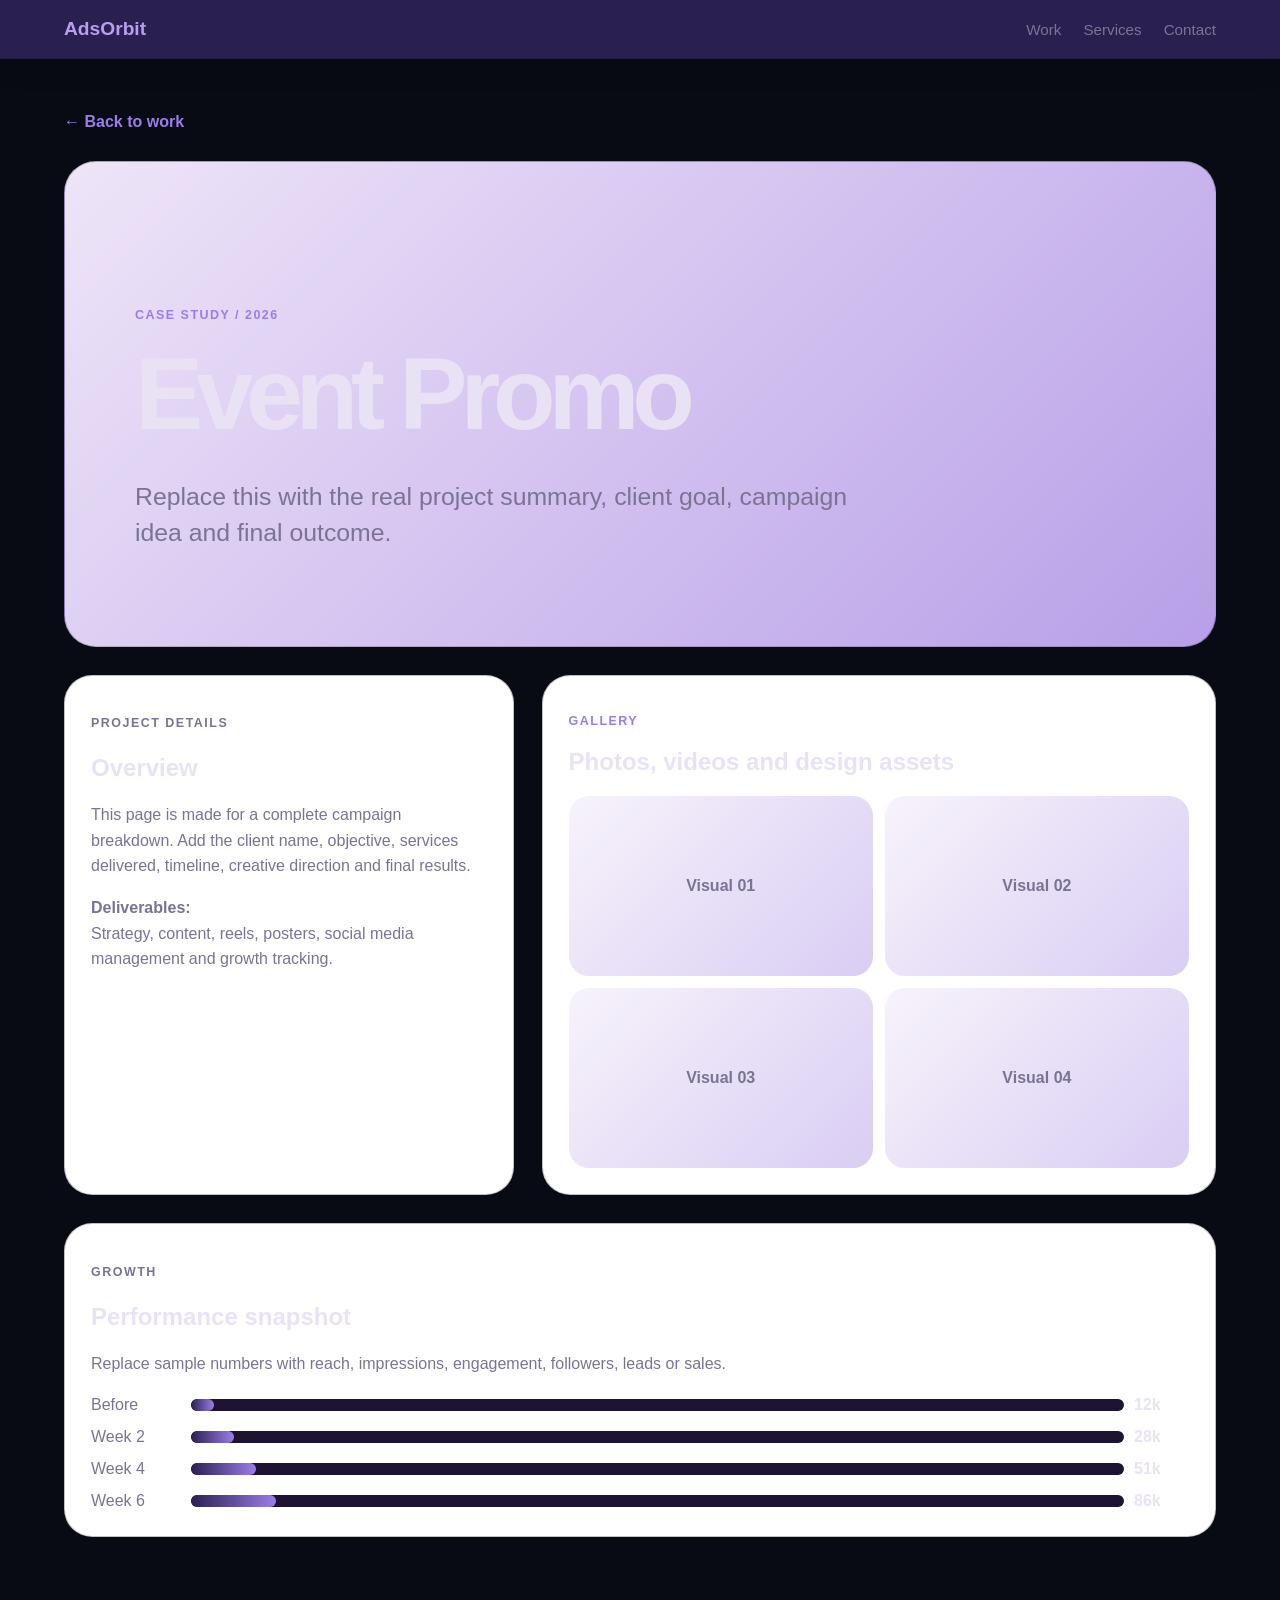
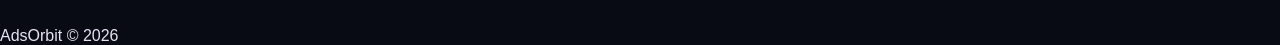
<file: projects/event-promo.html>
<!DOCTYPE html>
<html lang="en">
<head>
<meta charset="UTF-8" />
<meta name="viewport" content="width=device-width, initial-scale=1.0" />
<title>Event Promo — AdsOrbit</title>
<link rel="stylesheet" href="../style.css" />
<style>
.project-page{padding:54px 5vw 90px}.back{display:inline-flex;margin-bottom:30px;color:var(--violet);font-weight:800;text-decoration:none}.case-hero{min-height:54vh;border-radius:32px;background:linear-gradient(135deg,#eee5f8,#b89fe8);padding:clamp(24px,6vw,70px);display:flex;flex-direction:column;justify-content:end;border:1px solid var(--line)}.case-hero h1{font-size:clamp(2.6rem,8vw,7rem);line-height:.9;letter-spacing:-.07em;margin:14px 0}.case-layout{display:grid;grid-template-columns:.8fr 1.2fr;gap:28px;margin-top:28px}.info-card,.gallery-card,.result-card{background:white;border:1px solid var(--line);border-radius:28px;padding:26px}.info-card p,.result-card p{color:var(--muted);line-height:1.6}.gallery-grid{display:grid;grid-template-columns:repeat(2,1fr);gap:12px}.gallery-item{min-height:180px;border-radius:20px;background:linear-gradient(135deg,#f7f3fb,#d9cdf4);display:flex;align-items:center;justify-content:center;color:var(--muted);font-weight:800}.result-card{margin-top:28px}.mini-chart{display:grid;gap:14px;margin-top:20px}.mini-chart div{display:grid;grid-template-columns:90px 1fr 55px;gap:10px;align-items:center}.mini-chart span{color:var(--muted)}.mini-chart i{height:12px;border-radius:99px;background:linear-gradient(90deg,var(--lav),var(--violet));display:block}.bar-bg{background:var(--soft);border-radius:99px;overflow:hidden;height:12px}@media(max-width:820px){.case-layout,.gallery-grid{grid-template-columns:1fr}.case-hero{min-height:48vh}.mini-chart div{grid-template-columns:76px 1fr 45px}}
</style>
</head>
<body>
<header class="site-header"><a href="../index.html" class="brand">AdsOrbit</a><nav class="nav"><a href="../index.html#work">Work</a><a href="../index.html#services">Services</a><a href="../index.html#contact">Contact</a></nav></header>
<main class="project-page">
<a class="back" href="../index.html#work">← Back to work</a>
<section class="case-hero reveal"><p class="eyebrow">Case Study / 2026</p><h1>Event Promo</h1><p class="lead">Replace this with the real project summary, client goal, campaign idea and final outcome.</p></section>
<section class="case-layout">
<div class="info-card reveal"><p class="eyebrow">Project Details</p><h2>Overview</h2><p>This page is made for a complete campaign breakdown. Add the client name, objective, services delivered, timeline, creative direction and final results.</p><p><b>Deliverables:</b><br>Strategy, content, reels, posters, social media management and growth tracking.</p></div>
<div class="gallery-card reveal"><p class="eyebrow">Gallery</p><h2>Photos, videos and design assets</h2><div class="gallery-grid"><div class="gallery-item">Visual 01</div><div class="gallery-item">Visual 02</div><div class="gallery-item">Visual 03</div><div class="gallery-item">Visual 04</div></div></div>
</section>
<section class="result-card reveal"><p class="eyebrow">Growth</p><h2>Performance snapshot</h2><p>Replace sample numbers with reach, impressions, engagement, followers, leads or sales.</p><div class="mini-chart"><div><span>Before</span><div class="bar-bg"><i style="width:25%"></i></div><b>12k</b></div><div><span>Week 2</span><div class="bar-bg"><i style="width:48%"></i></div><b>28k</b></div><div><span>Week 4</span><div class="bar-bg"><i style="width:72%"></i></div><b>51k</b></div><div><span>Week 6</span><div class="bar-bg"><i style="width:94%"></i></div><b>86k</b></div></div></section>
</main>
<footer>AdsOrbit © 2026</footer><script src="../script.js"></script>
</body>
</html>
</file>
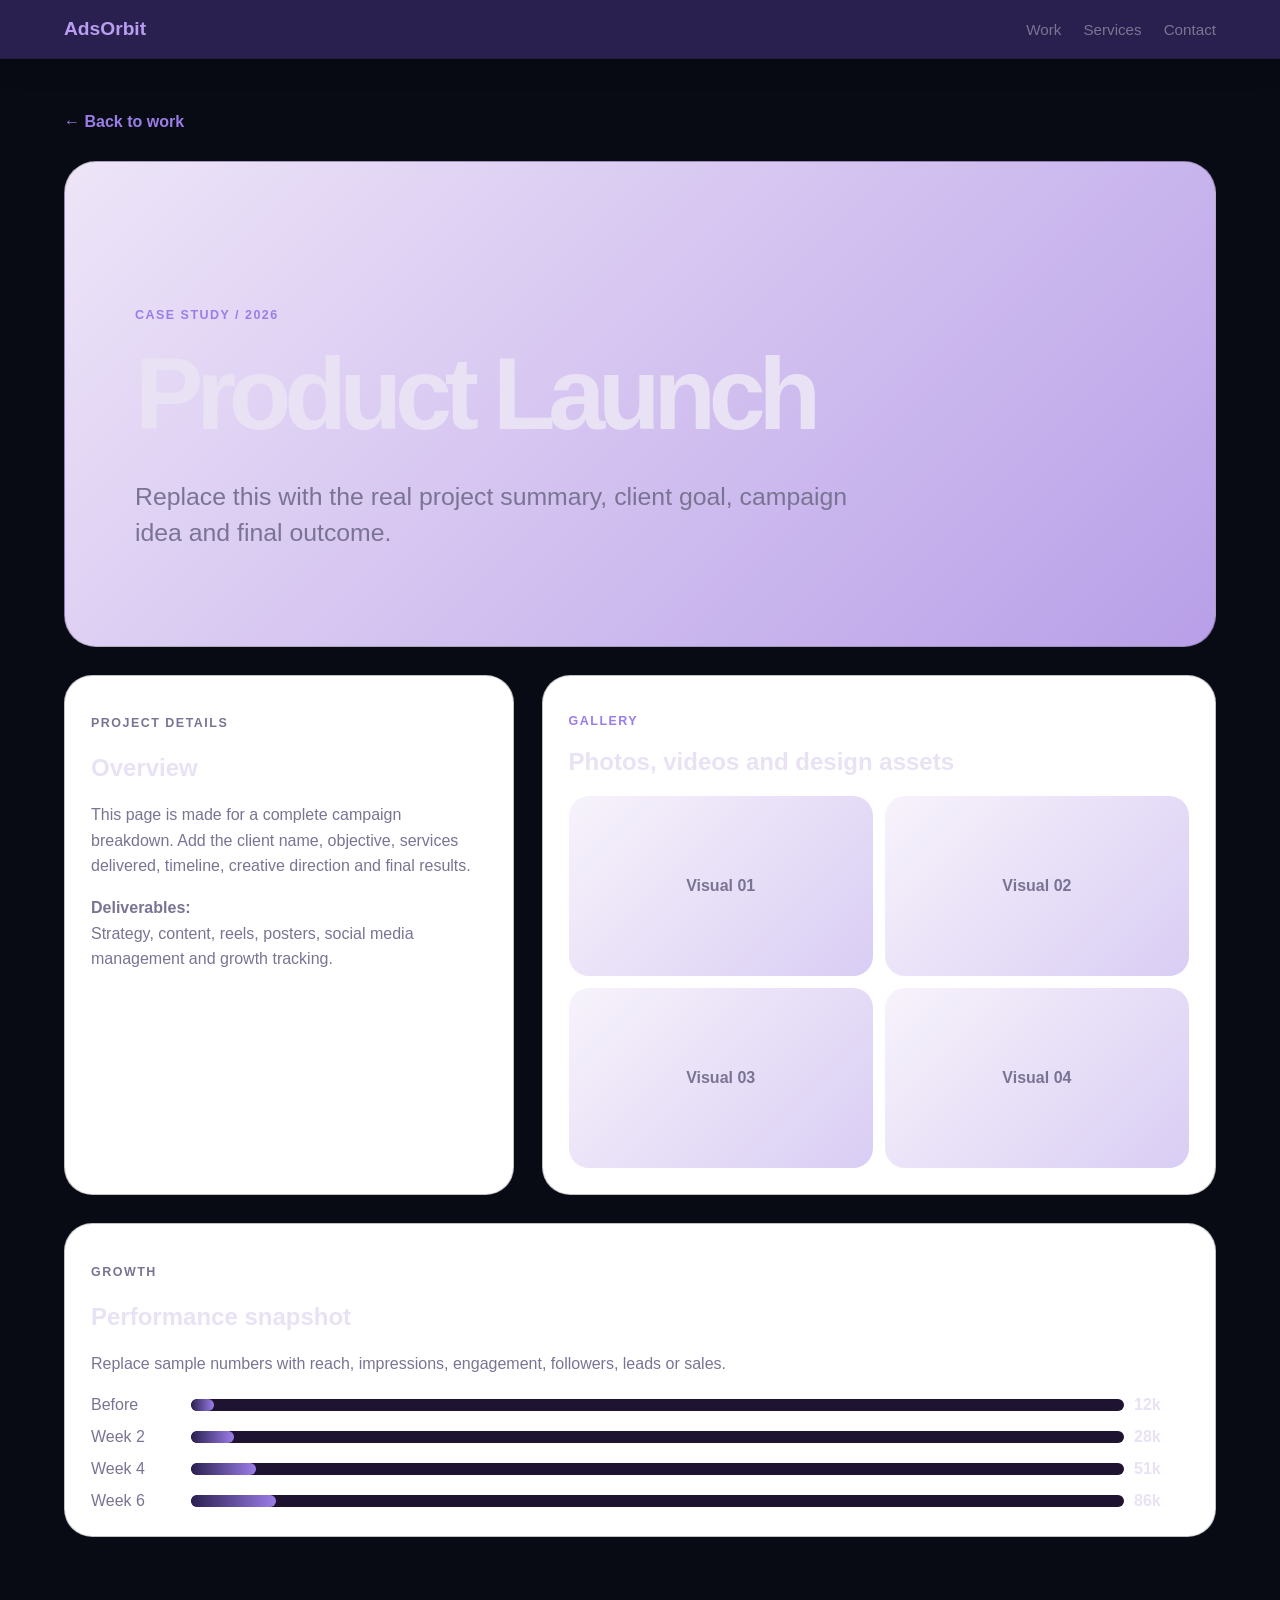
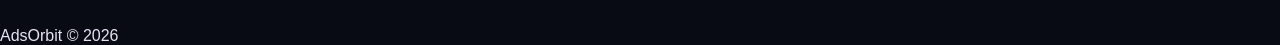
<file: projects/product-launch.html>
<!DOCTYPE html>
<html lang="en">
<head>
<meta charset="UTF-8" />
<meta name="viewport" content="width=device-width, initial-scale=1.0" />
<title>Product Launch — AdsOrbit</title>
<link rel="stylesheet" href="../style.css" />
<style>
.project-page{padding:54px 5vw 90px}.back{display:inline-flex;margin-bottom:30px;color:var(--violet);font-weight:800;text-decoration:none}.case-hero{min-height:54vh;border-radius:32px;background:linear-gradient(135deg,#eee5f8,#b89fe8);padding:clamp(24px,6vw,70px);display:flex;flex-direction:column;justify-content:end;border:1px solid var(--line)}.case-hero h1{font-size:clamp(2.6rem,8vw,7rem);line-height:.9;letter-spacing:-.07em;margin:14px 0}.case-layout{display:grid;grid-template-columns:.8fr 1.2fr;gap:28px;margin-top:28px}.info-card,.gallery-card,.result-card{background:white;border:1px solid var(--line);border-radius:28px;padding:26px}.info-card p,.result-card p{color:var(--muted);line-height:1.6}.gallery-grid{display:grid;grid-template-columns:repeat(2,1fr);gap:12px}.gallery-item{min-height:180px;border-radius:20px;background:linear-gradient(135deg,#f7f3fb,#d9cdf4);display:flex;align-items:center;justify-content:center;color:var(--muted);font-weight:800}.result-card{margin-top:28px}.mini-chart{display:grid;gap:14px;margin-top:20px}.mini-chart div{display:grid;grid-template-columns:90px 1fr 55px;gap:10px;align-items:center}.mini-chart span{color:var(--muted)}.mini-chart i{height:12px;border-radius:99px;background:linear-gradient(90deg,var(--lav),var(--violet));display:block}.bar-bg{background:var(--soft);border-radius:99px;overflow:hidden;height:12px}@media(max-width:820px){.case-layout,.gallery-grid{grid-template-columns:1fr}.case-hero{min-height:48vh}.mini-chart div{grid-template-columns:76px 1fr 45px}}
</style>
</head>
<body>
<header class="site-header"><a href="../index.html" class="brand">AdsOrbit</a><nav class="nav"><a href="../index.html#work">Work</a><a href="../index.html#services">Services</a><a href="../index.html#contact">Contact</a></nav></header>
<main class="project-page">
<a class="back" href="../index.html#work">← Back to work</a>
<section class="case-hero reveal"><p class="eyebrow">Case Study / 2026</p><h1>Product Launch</h1><p class="lead">Replace this with the real project summary, client goal, campaign idea and final outcome.</p></section>
<section class="case-layout">
<div class="info-card reveal"><p class="eyebrow">Project Details</p><h2>Overview</h2><p>This page is made for a complete campaign breakdown. Add the client name, objective, services delivered, timeline, creative direction and final results.</p><p><b>Deliverables:</b><br>Strategy, content, reels, posters, social media management and growth tracking.</p></div>
<div class="gallery-card reveal"><p class="eyebrow">Gallery</p><h2>Photos, videos and design assets</h2><div class="gallery-grid"><div class="gallery-item">Visual 01</div><div class="gallery-item">Visual 02</div><div class="gallery-item">Visual 03</div><div class="gallery-item">Visual 04</div></div></div>
</section>
<section class="result-card reveal"><p class="eyebrow">Growth</p><h2>Performance snapshot</h2><p>Replace sample numbers with reach, impressions, engagement, followers, leads or sales.</p><div class="mini-chart"><div><span>Before</span><div class="bar-bg"><i style="width:25%"></i></div><b>12k</b></div><div><span>Week 2</span><div class="bar-bg"><i style="width:48%"></i></div><b>28k</b></div><div><span>Week 4</span><div class="bar-bg"><i style="width:72%"></i></div><b>51k</b></div><div><span>Week 6</span><div class="bar-bg"><i style="width:94%"></i></div><b>86k</b></div></div></section>
</main>
<footer>AdsOrbit © 2026</footer><script src="../script.js"></script>
</body>
</html>
</file>
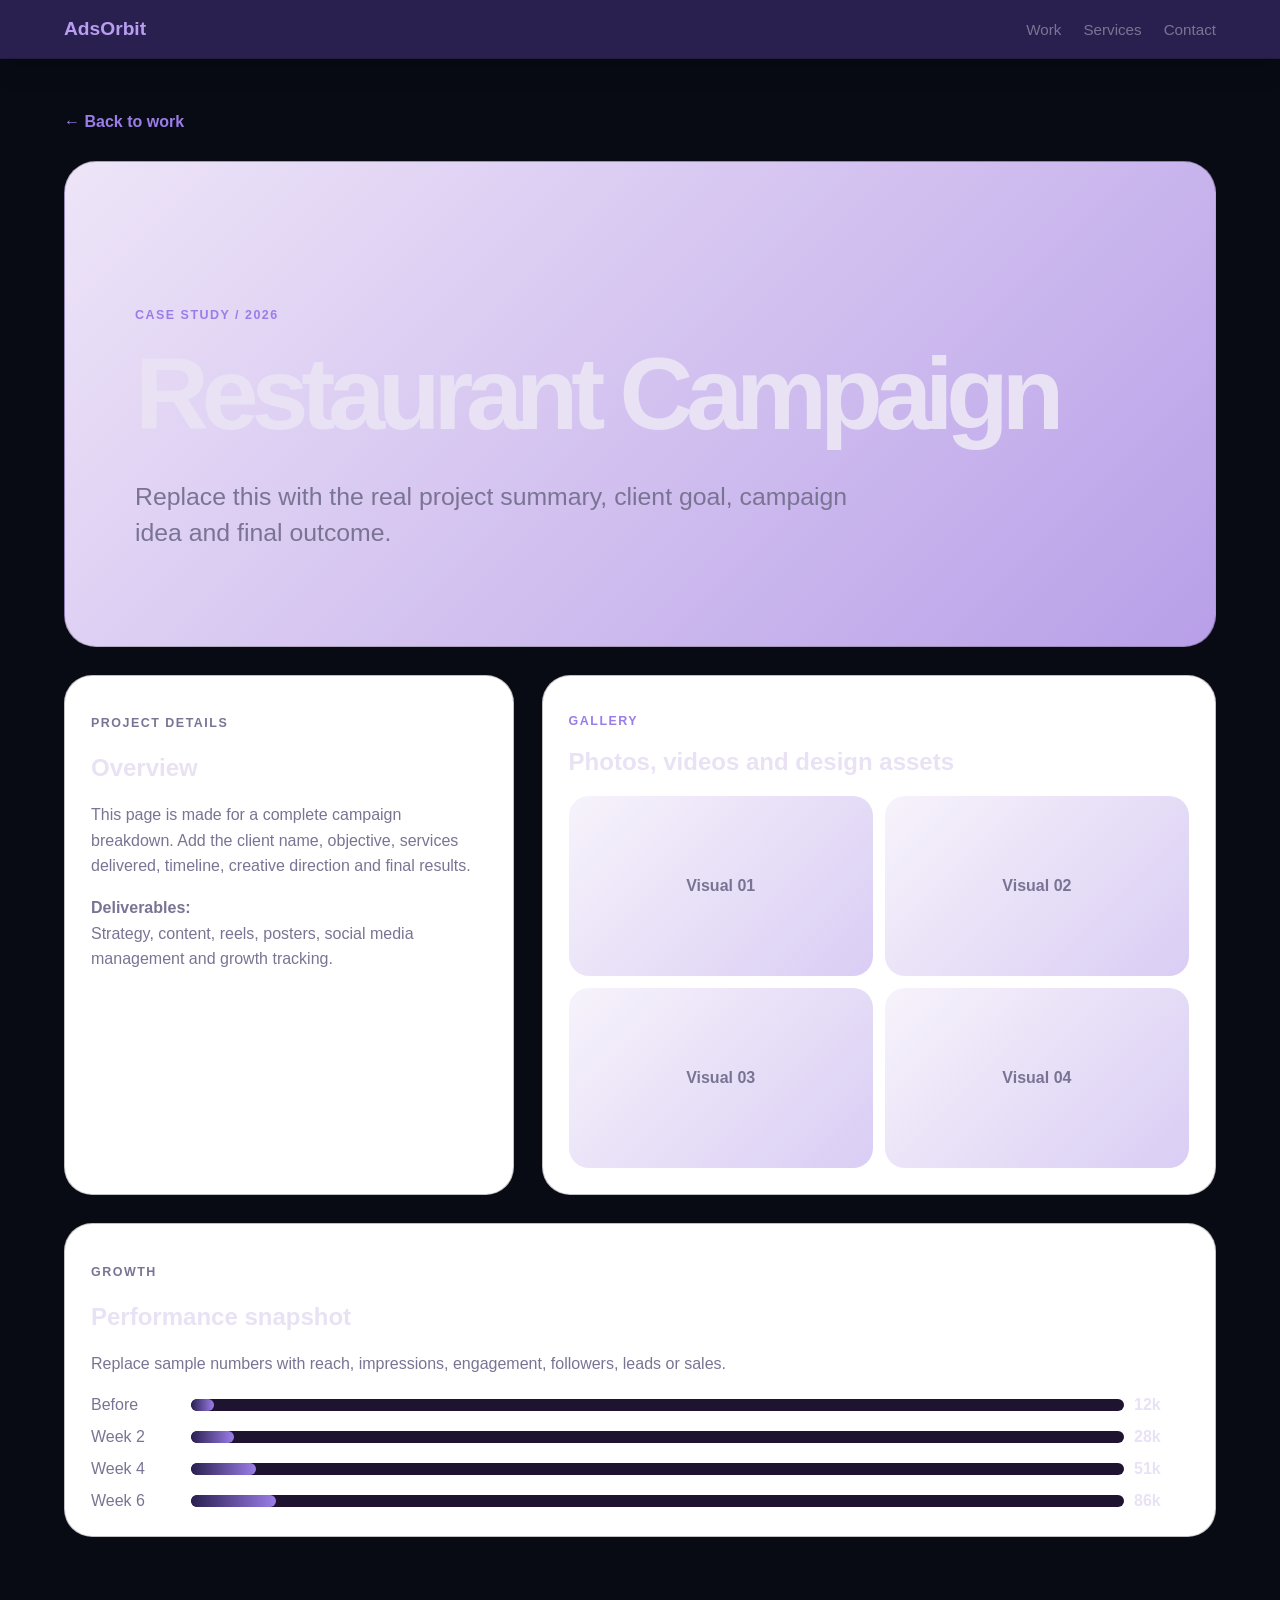
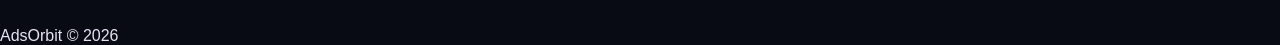
<file: projects/restaurant-campaign.html>
<!DOCTYPE html>
<html lang="en">
<head>
<meta charset="UTF-8" />
<meta name="viewport" content="width=device-width, initial-scale=1.0" />
<title>Restaurant Campaign — AdsOrbit</title>
<link rel="stylesheet" href="../style.css" />
<style>
.project-page{padding:54px 5vw 90px}.back{display:inline-flex;margin-bottom:30px;color:var(--violet);font-weight:800;text-decoration:none}.case-hero{min-height:54vh;border-radius:32px;background:linear-gradient(135deg,#eee5f8,#b89fe8);padding:clamp(24px,6vw,70px);display:flex;flex-direction:column;justify-content:end;border:1px solid var(--line)}.case-hero h1{font-size:clamp(2.6rem,8vw,7rem);line-height:.9;letter-spacing:-.07em;margin:14px 0}.case-layout{display:grid;grid-template-columns:.8fr 1.2fr;gap:28px;margin-top:28px}.info-card,.gallery-card,.result-card{background:white;border:1px solid var(--line);border-radius:28px;padding:26px}.info-card p,.result-card p{color:var(--muted);line-height:1.6}.gallery-grid{display:grid;grid-template-columns:repeat(2,1fr);gap:12px}.gallery-item{min-height:180px;border-radius:20px;background:linear-gradient(135deg,#f7f3fb,#d9cdf4);display:flex;align-items:center;justify-content:center;color:var(--muted);font-weight:800}.result-card{margin-top:28px}.mini-chart{display:grid;gap:14px;margin-top:20px}.mini-chart div{display:grid;grid-template-columns:90px 1fr 55px;gap:10px;align-items:center}.mini-chart span{color:var(--muted)}.mini-chart i{height:12px;border-radius:99px;background:linear-gradient(90deg,var(--lav),var(--violet));display:block}.bar-bg{background:var(--soft);border-radius:99px;overflow:hidden;height:12px}@media(max-width:820px){.case-layout,.gallery-grid{grid-template-columns:1fr}.case-hero{min-height:48vh}.mini-chart div{grid-template-columns:76px 1fr 45px}}
</style>
</head>
<body>
<header class="site-header"><a href="../index.html" class="brand">AdsOrbit</a><nav class="nav"><a href="../index.html#work">Work</a><a href="../index.html#services">Services</a><a href="../index.html#contact">Contact</a></nav></header>
<main class="project-page">
<a class="back" href="../index.html#work">← Back to work</a>
<section class="case-hero reveal"><p class="eyebrow">Case Study / 2026</p><h1>Restaurant Campaign</h1><p class="lead">Replace this with the real project summary, client goal, campaign idea and final outcome.</p></section>
<section class="case-layout">
<div class="info-card reveal"><p class="eyebrow">Project Details</p><h2>Overview</h2><p>This page is made for a complete campaign breakdown. Add the client name, objective, services delivered, timeline, creative direction and final results.</p><p><b>Deliverables:</b><br>Strategy, content, reels, posters, social media management and growth tracking.</p></div>
<div class="gallery-card reveal"><p class="eyebrow">Gallery</p><h2>Photos, videos and design assets</h2><div class="gallery-grid"><div class="gallery-item">Visual 01</div><div class="gallery-item">Visual 02</div><div class="gallery-item">Visual 03</div><div class="gallery-item">Visual 04</div></div></div>
</section>
<section class="result-card reveal"><p class="eyebrow">Growth</p><h2>Performance snapshot</h2><p>Replace sample numbers with reach, impressions, engagement, followers, leads or sales.</p><div class="mini-chart"><div><span>Before</span><div class="bar-bg"><i style="width:25%"></i></div><b>12k</b></div><div><span>Week 2</span><div class="bar-bg"><i style="width:48%"></i></div><b>28k</b></div><div><span>Week 4</span><div class="bar-bg"><i style="width:72%"></i></div><b>51k</b></div><div><span>Week 6</span><div class="bar-bg"><i style="width:94%"></i></div><b>86k</b></div></div></section>
</main>
<footer>AdsOrbit © 2026</footer><script src="../script.js"></script>
</body>
</html>
</file>
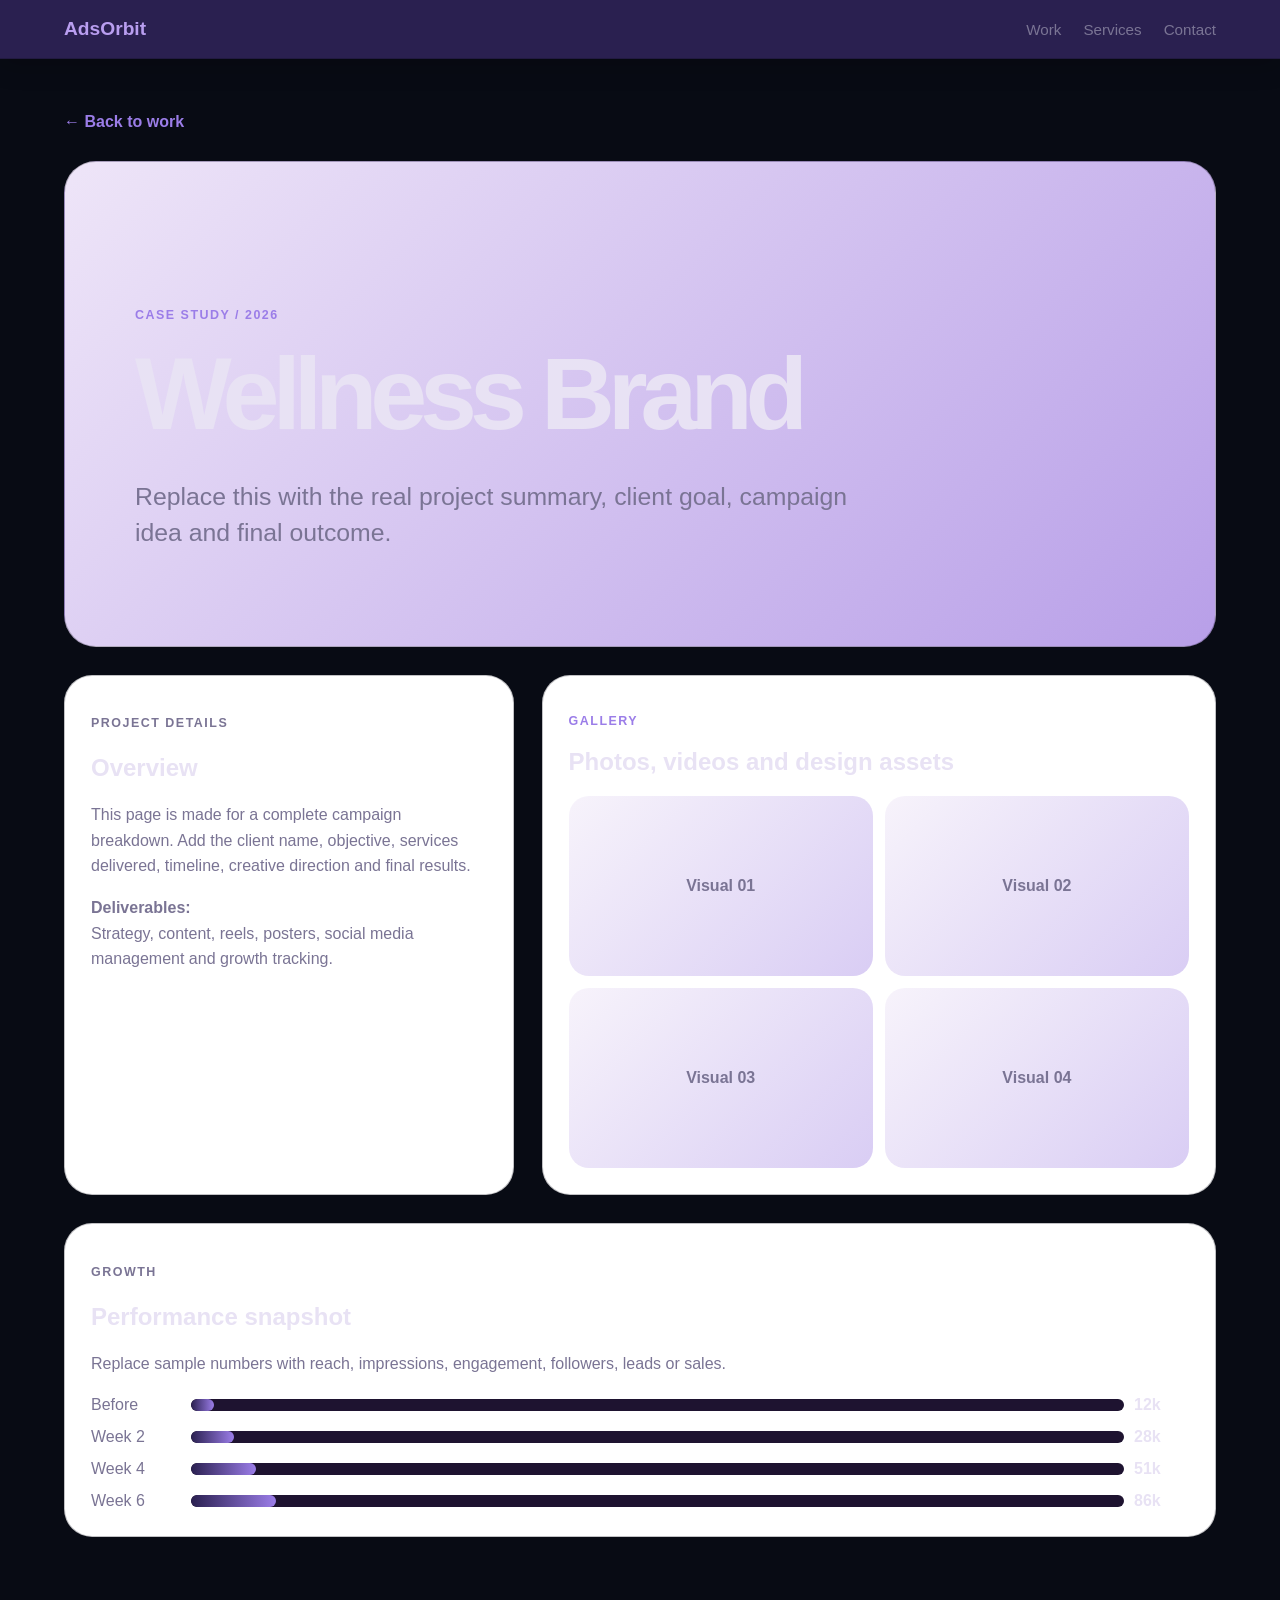
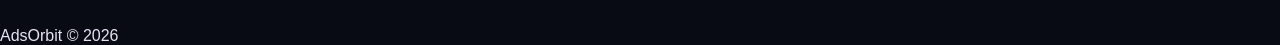
<file: projects/wellness-brand.html>
<!DOCTYPE html>
<html lang="en">
<head>
<meta charset="UTF-8" />
<meta name="viewport" content="width=device-width, initial-scale=1.0" />
<title>Wellness Brand — AdsOrbit</title>
<link rel="stylesheet" href="../style.css" />
<style>
.project-page{padding:54px 5vw 90px}.back{display:inline-flex;margin-bottom:30px;color:var(--violet);font-weight:800;text-decoration:none}.case-hero{min-height:54vh;border-radius:32px;background:linear-gradient(135deg,#eee5f8,#b89fe8);padding:clamp(24px,6vw,70px);display:flex;flex-direction:column;justify-content:end;border:1px solid var(--line)}.case-hero h1{font-size:clamp(2.6rem,8vw,7rem);line-height:.9;letter-spacing:-.07em;margin:14px 0}.case-layout{display:grid;grid-template-columns:.8fr 1.2fr;gap:28px;margin-top:28px}.info-card,.gallery-card,.result-card{background:white;border:1px solid var(--line);border-radius:28px;padding:26px}.info-card p,.result-card p{color:var(--muted);line-height:1.6}.gallery-grid{display:grid;grid-template-columns:repeat(2,1fr);gap:12px}.gallery-item{min-height:180px;border-radius:20px;background:linear-gradient(135deg,#f7f3fb,#d9cdf4);display:flex;align-items:center;justify-content:center;color:var(--muted);font-weight:800}.result-card{margin-top:28px}.mini-chart{display:grid;gap:14px;margin-top:20px}.mini-chart div{display:grid;grid-template-columns:90px 1fr 55px;gap:10px;align-items:center}.mini-chart span{color:var(--muted)}.mini-chart i{height:12px;border-radius:99px;background:linear-gradient(90deg,var(--lav),var(--violet));display:block}.bar-bg{background:var(--soft);border-radius:99px;overflow:hidden;height:12px}@media(max-width:820px){.case-layout,.gallery-grid{grid-template-columns:1fr}.case-hero{min-height:48vh}.mini-chart div{grid-template-columns:76px 1fr 45px}}
</style>
</head>
<body>
<header class="site-header"><a href="../index.html" class="brand">AdsOrbit</a><nav class="nav"><a href="../index.html#work">Work</a><a href="../index.html#services">Services</a><a href="../index.html#contact">Contact</a></nav></header>
<main class="project-page">
<a class="back" href="../index.html#work">← Back to work</a>
<section class="case-hero reveal"><p class="eyebrow">Case Study / 2026</p><h1>Wellness Brand</h1><p class="lead">Replace this with the real project summary, client goal, campaign idea and final outcome.</p></section>
<section class="case-layout">
<div class="info-card reveal"><p class="eyebrow">Project Details</p><h2>Overview</h2><p>This page is made for a complete campaign breakdown. Add the client name, objective, services delivered, timeline, creative direction and final results.</p><p><b>Deliverables:</b><br>Strategy, content, reels, posters, social media management and growth tracking.</p></div>
<div class="gallery-card reveal"><p class="eyebrow">Gallery</p><h2>Photos, videos and design assets</h2><div class="gallery-grid"><div class="gallery-item">Visual 01</div><div class="gallery-item">Visual 02</div><div class="gallery-item">Visual 03</div><div class="gallery-item">Visual 04</div></div></div>
</section>
<section class="result-card reveal"><p class="eyebrow">Growth</p><h2>Performance snapshot</h2><p>Replace sample numbers with reach, impressions, engagement, followers, leads or sales.</p><div class="mini-chart"><div><span>Before</span><div class="bar-bg"><i style="width:25%"></i></div><b>12k</b></div><div><span>Week 2</span><div class="bar-bg"><i style="width:48%"></i></div><b>28k</b></div><div><span>Week 4</span><div class="bar-bg"><i style="width:72%"></i></div><b>51k</b></div><div><span>Week 6</span><div class="bar-bg"><i style="width:94%"></i></div><b>86k</b></div></div></section>
</main>
<footer>AdsOrbit © 2026</footer><script src="../script.js"></script>
</body>
</html>
</file>
<file: style.css>
:root{
    --bg: #080b14;
  --surface: #0d1220;
  --surface2: #111827;
  --ink: #e8e2f4;
  --muted: #7a7494;
  --line: rgba(8,11,20,.25);
  --violet: #9b7de8;
  --violet-bright: #b99ef0;
  --lav: #2a2050;
  --deep: #0a0610;
  --soft: #1e1330;
  --logo: #b99ef0;
  --accent: #7c5cbf;
    --radius:28px
}

*, *::before, *::after {box-sizing: border-box;}

html{scroll-behavior:smooth}

body {
  margin: 0;
  font-family: 'Inter', Arial, sans-serif;
  background: var(--bg);
  color: var(--ink);
  overflow-x: hidden;
  position: relative;
  min-height: 100vh;
}

a{color:inherit}

.site-header{
    position:-webkit-sticky;
    position:sticky;
    top:0;
    left:0;
    right:0;
    z-index:50;
    will-change: transform;
    display:flex;
    align-items:center;
    justify-content:space-between;
    width:100%;
    padding:18px 5vw;
    background:var(--lav);
    backdrop-filter:blur(18px);
    border-bottom:1px solid var(--line);
    box-shadow:0 8px 24px rgba(0,0,0,.18)
}

.brand{
    color:var(--logo);
    font-weight:800;
    text-decoration:none;
    font-size:1.2rem;
    display:flex;
    align-items:center;
    height:100%;
    gap:6px
}

.nav{display:flex;gap:22px}

.nav a{
    text-decoration:none;
    color:var(--muted);
    font-size:.95rem
}

.menu-toggle{display:none; cursor:pointer; font:inherit}

.section-pad{padding:86px 5vw}

.intro{
    min-height:76vh;
    display:flex;
    flex-direction:column;
    justify-content:center
}

.eyebrow{
    text-transform:uppercase;
    letter-spacing:.12em;
    color:var(--violet);
    font-size:.78rem;
    font-weight:800
}

.intro h1,.section-head h2,.split h2,.contact h2{
    font-size:clamp(2.5rem,7vw,7.8rem);
    line-height:.94;
    letter-spacing:-.07em;
    max-width:1120px;
    margin:18px 0
}

.lead{
    font-size:clamp(1.1rem,2vw,1.55rem);
    line-height:1.45;
    color:var(--muted);
    max-width:760px
}

.lead.small{max-width:620px}

.btn{
    display:inline-flex;
    padding:14px 22px;
    border-radius:999px;
    text-decoration:none;
    margin-right:8px;
    margin-top:12px;
    border:1px solid var(--line);
    background:var(--lav);
    color:var(--ink);
    transition:
        background .25s ease,
        border-color .25s ease;
}

.btn:hover{
    background:var(--soft);
    border-color:var(--violet);
}

.stats-strip{
    margin:0 5vw;
    padding:20px;
    border:1px solid var(--line);
    border-radius:var(--radius);
    display:grid;
    grid-template-columns:repeat(3,1fr);
    background:rgb(from var(--lav) r g b / 0.4);
}

.stats-strip div{padding:20px}

.stats-strip strong{display:block;font-size:2rem}

.stats-strip span{color:var(--muted)}

.project-grid{
    display:grid;
    grid-template-columns:repeat(2,1fr);
    gap:22px
}

.project-card{
    background:rgb(from var(--violet) r g b / 0.2);
    border:1px solid var(--line);
    border-radius:var(--radius);
    padding:18px;text-decoration:none;
    transition:.35s ease;
    box-shadow:0 20px 50px rgba(68,48,89,.06)
}

.project-card:hover{
    transform:translateY(-6px);
    background:rgb(from var(--violet) r g b / 0.4);
    border-color:var(--violet);
}

.project-visual{
    height:320px;
    border-radius:22px;
    background:linear-gradient(135deg,#ded0f2,#b79fe8);
    display:flex;
    align-items:end;
    padding:22px;
    overflow:hidden
}

.project-visual:before{content:"";position:absolute}

.project-visual span{
    font-size:clamp(2rem,5vw,4.5rem);
    line-height:.9;
    letter-spacing:-.06em;
    font-weight:800;
    color:rgba(255,255,255,.72)
}

.project-visual.alt{background:linear-gradient(135deg,#f0e8f7,#c3b1e8)}

.project-visual.deep{background:linear-gradient(135deg,#8b6ccf,#443059)}

.project-visual.pale{background:linear-gradient(135deg,#fff,#d9cdf4)}

.project-card p,.muted{color:var(--muted)}

.project-card h3{font-size:1.7rem;margin:6px 0}

.card-link{color:var(--violet);font-weight:800}

.growth-section{display:grid;grid-template-columns:1fr 1.2fr;gap:30px;align-items:center}

.chart-card{
    background:white;
    border:1px solid var(--line);
    border-radius:var(--radius);
    padding:26px
}
.chart-row{
    display:grid;
    grid-template-columns:80px 1fr 55px;
    gap:12px;
    align-items:center;
    margin:18px 0
}

.chart-row span{color:var(--muted)}

.chart-row div{
    height:12px;
    background:var(--soft);
    border-radius:99px;
    overflow:hidden
}

.chart-row i{
    display:block;
    height:100%;
    border-radius:99px;
    background:linear-gradient(90deg,var(--lav),var(--violet))
}
.services-grid{
    display:grid;
    grid-template-columns:repeat(3,1fr);
    gap:18px
}
.service-card{
    background:rgb(from var(--lav) r g b / 0.4);
    border:1px solid var(--line);
    border-radius:24px;
    padding:26px
}

.service-card span{
    color:var(--violet);
    font-weight:900
}

.service-card h3{font-size:1.4rem}

.service-card p{
    color:var(--muted);
    line-height:1.55
}

.process{
    margin:0 5vw;
    padding:20px;
    border:1px solid var(--line);
    border-radius:var(--radius);
    background:rgb(from var(--lav) r g b / 0.4);
    color:var(--ink);
}

.process-line{display:grid;grid-template-columns:repeat(4,1fr);gap:12px}
.process-line div{border:1px solid rgba(255,255,255,.16);border-radius:22px;padding:22px}
.process-line p{color:#d8cfe4}
.split{display:grid;grid-template-columns:1.2fr .8fr;gap:40px}

.about-visual{
    padding:20px;
    border:1px solid var(--line);
    border-radius:var(--radius);
    background:rgb(from var(--lav) r g b / 0.2);
}

.contact{
    display:flex;
    flex-direction:column;
    align-items:center;
    justify-content:center;
    text-align:center;
    background:rgb(from var(--lav) r g b / 0.4);
}
.contact-intro {
    max-width: 650px;
    margin: 0 auto 30px;
    color: var(--muted);
    line-height: 1.6;
}

.contact-links {
    width: 100%;
    max-width: 1000px;

    display: grid;
    grid-template-columns: repeat(5, 1fr);
    gap: 12px;

    margin-top: 25px;
}

.contact-item {
    display: flex;
    flex-direction: column;
    align-items: center;
    justify-content: center;

    min-height: 110px;
    padding: 18px 12px;

    color: var(--ink);
    text-decoration: none;

    border: 1px solid rgba(255,255,255,.12);
    border-radius: 18px;

    background: var(--line);

    transition:
        background .25s ease,
        border-color .25s ease;
}

.contact-item:hover {
    background: rgba(8,11,20,.4);
    border-color: var(--violet);
}

.contact-icon {
    margin-bottom: 9px;

    color: var(--violet-bright);
    font-size: 1.4rem;
}

.contact-item small {
    display: block;
    margin-bottom: 3px;

    color: var(--muted);
    font-size: .7rem;
    text-transform: uppercase;
    letter-spacing: .08em;
}

.contact-item strong {
    font-size: .85rem;
    font-weight: 600;
    text-align: center;
}

.site-footer {
    margin-top: 0;
    background:rgb(from var(--soft) r g b / 0.4);
    color: var(--ink);
    border-top: 1px solid var(--line);
}

.footer-main {
    width: 90%;
    max-width: 1200px;
    margin: 0 auto;
    padding: 70px 0 55px;

    display: grid;
    grid-template-columns: 2fr 1fr 1fr 1.3fr;
    gap: 50px;
}

.footer-brand {
    max-width: 380px;
}

.footer-logo {
    display: inline-flex;
    align-items: center;
    gap: 10px;

    color: var(--logo);
    text-decoration: none;

    font-size: 1.35rem;
    font-weight: 800;
}

.footer-logo img {
    width: 45px;
    height: 45px;
    object-fit: contain;
}

.footer-brand p {
    margin: 20px 0 24px;

    color: var(--muted);
    font-size: .95rem;
    line-height: 1.65;
}

.footer-socials {
    display: flex;
    flex-wrap: wrap;
    gap: 18px;
}

.footer-socials a {
    color: var(--muted);
    text-decoration: none;

    font-size: .9rem;
    transition: color .25s ease;
}

.footer-socials a:hover {
    color: var(--violet-bright);
}

.footer-column {
    display: flex;
    flex-direction: column;
    align-items: flex-start;
    gap: 11px;
}

.footer-column h3 {
    margin: 0 0 10px;

    color: var(--ink);
    font-size: .8rem;
    font-weight: 800;

    text-transform: uppercase;
    letter-spacing: .12em;
}

.footer-column a {
    color: var(--muted);
    text-decoration: none;

    font-size: .9rem;

    transition:
        color .25s ease,
        transform .25s ease;
}

.footer-column a:hover {
    color: var(--violet-bright);
    transform: translateX(3px);
}

.footer-contact p {
    margin: 4px 0 0;
    color: var(--muted);
    font-size: .9rem;
}


/* Copyright bar */

.footer-bottom {
    width: 100%;
    background: var(--deep);
    border-top: 1px solid var(--line);
    color: var(--muted);
    font-size: .75rem;
}

.footer-bottom-inner {
    width: 90%;
    max-width: 1200px;
    margin: 0 auto;
    padding: 20px 0;
    display: flex;
    align-items: center;
    justify-content: space-between;
    gap: 16px;
}

main,
.site-footer {
    position: relative;
    z-index: 1;
}

main, footer {
  position: relative;
  z-index: 1;
}
.reveal{
  opacity: 1;
  transform: none;
  transition: opacity .7s ease, transform .7s ease;
}
.reveal:not(.visible){
  opacity:0;
  transform:translateY(22px);
}
.reveal.visible{opacity:1;transform:translateY(0)}

#starfield {
  position: fixed;
  inset: 0;
  width: 100%;
  height: 100vh;
  z-index: 0;
  pointer-events: none;
}

.nebula {
  position: absolute;
  border-radius: 50%;
  pointer-events: none;
  filter: blur(80px);
}

::-webkit-scrollbar { width: 6px; }
::-webkit-scrollbar-track { background: var(--bg); }
::-webkit-scrollbar-thumb { background: var(--lav); border-radius: 3px; }


@media(max-width:820px){
    .menu-toggle{
        display:flex;
        flex-direction:column;
        justify-content:center;
        align-items:center;
        background:none;
        border:none;
        width:44px;
        height:44px;
        padding:0;
        cursor:pointer;
        gap:5px
    }
        .menu-toggle span{
        width:24px;
        height:3px;
        background:#fff;
        border-radius:2px;
        transition:.3s;
    }

    .menu-toggle.active span:nth-child(1){
        transform:translateY(8px) rotate(45deg);
    }

    .menu-toggle.active span:nth-child(2){
        opacity:0;
    }

    .menu-toggle.active span:nth-child(3){
        transform:translateY(-8px) rotate(-45deg);
    }

    .nav{
        position:fixed;
        top:66px;left:5vw;
        right:5vw;
        display:none;
        flex-direction:column;
        background:#8B6CCF8c;
        border:1px solid var(--line);
        border-radius:22px;
        padding:18px
    }
    .nav.open{display:flex}
    .section-pad{padding:64px 5vw}
    .intro{
        padding-top:20px;
        min-height:70vh
    }
    .project-grid,.growth-section,.services-grid,.process-line,.split,.stats-strip{grid-template-columns:1fr}
    .project-visual{height:230px}
    .intro h1,.section-head h2,.split h2,.contact h2{letter-spacing:-.05em}
    .chart-row{grid-template-columns:68px 1fr 48px;font-size:.9rem}
    .footer-main {
        width: 90%;
        grid-template-columns: 1fr 1fr;
        gap: 45px 30px;
        padding: 55px 0 40px;
    }

    .footer-brand {
        grid-column: 1 / -1;
        max-width: 100%;
    }

    .footer-bottom-inner {
        width: 90%;
        flex-direction: column;
        align-items: flex-start;
        gap: 8px;
    }

    .contact-links {
        grid-template-columns: repeat(2, 1fr);
    }

}

@media(max-width:500px) {

    .footer-main {
        grid-template-columns: 1fr;
        gap: 35px;
        padding: 45px 0 35px;
    }

    .footer-brand {
        grid-column: auto;
    }

    .footer-bottom-inner {
        padding: 18px 0;
    }

    .contact-links {
        grid-template-columns: 1fr;
    }

    .contact-item {
        flex-direction: row;
        justify-content: flex-start;
        text-align: left;
        gap: 15px;
    }

    .contact-icon {
        margin-bottom: 0;
    }

    .contact-item strong {
        text-align: left;
    }
}
</file>
